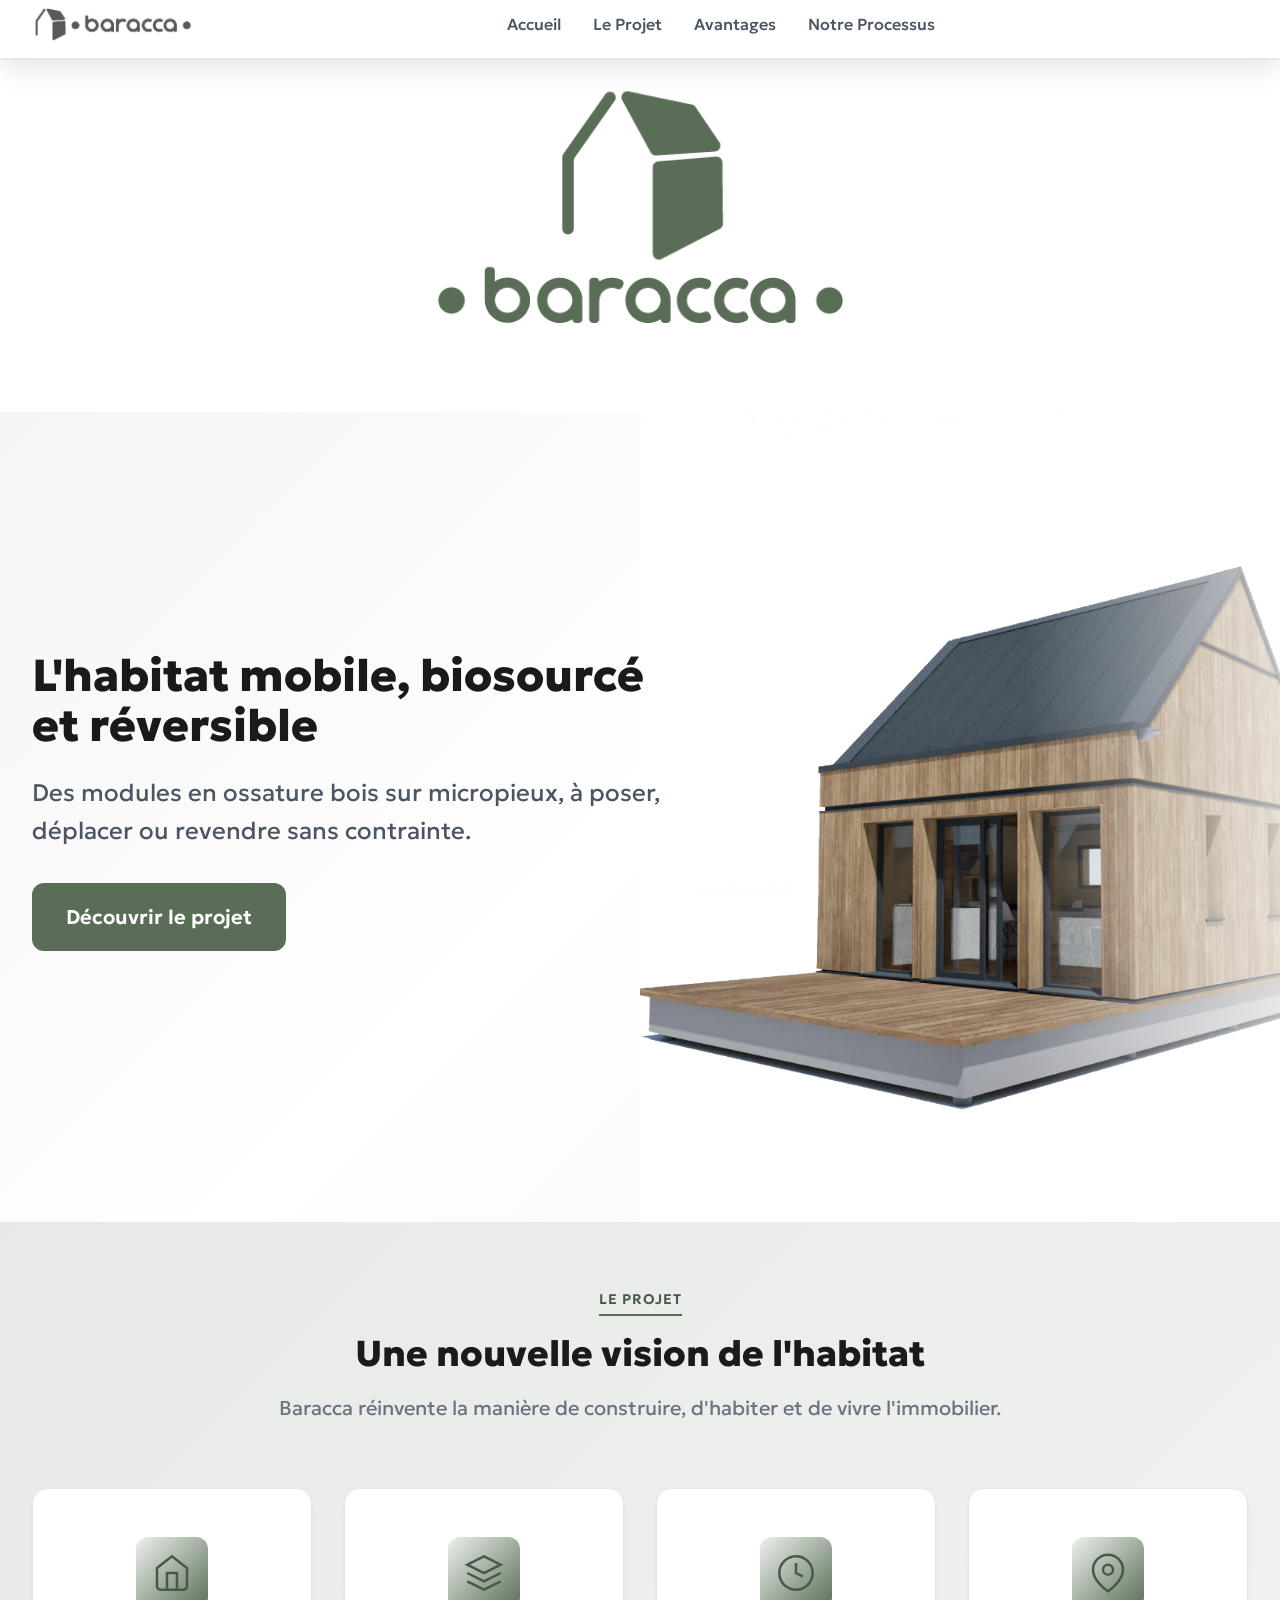
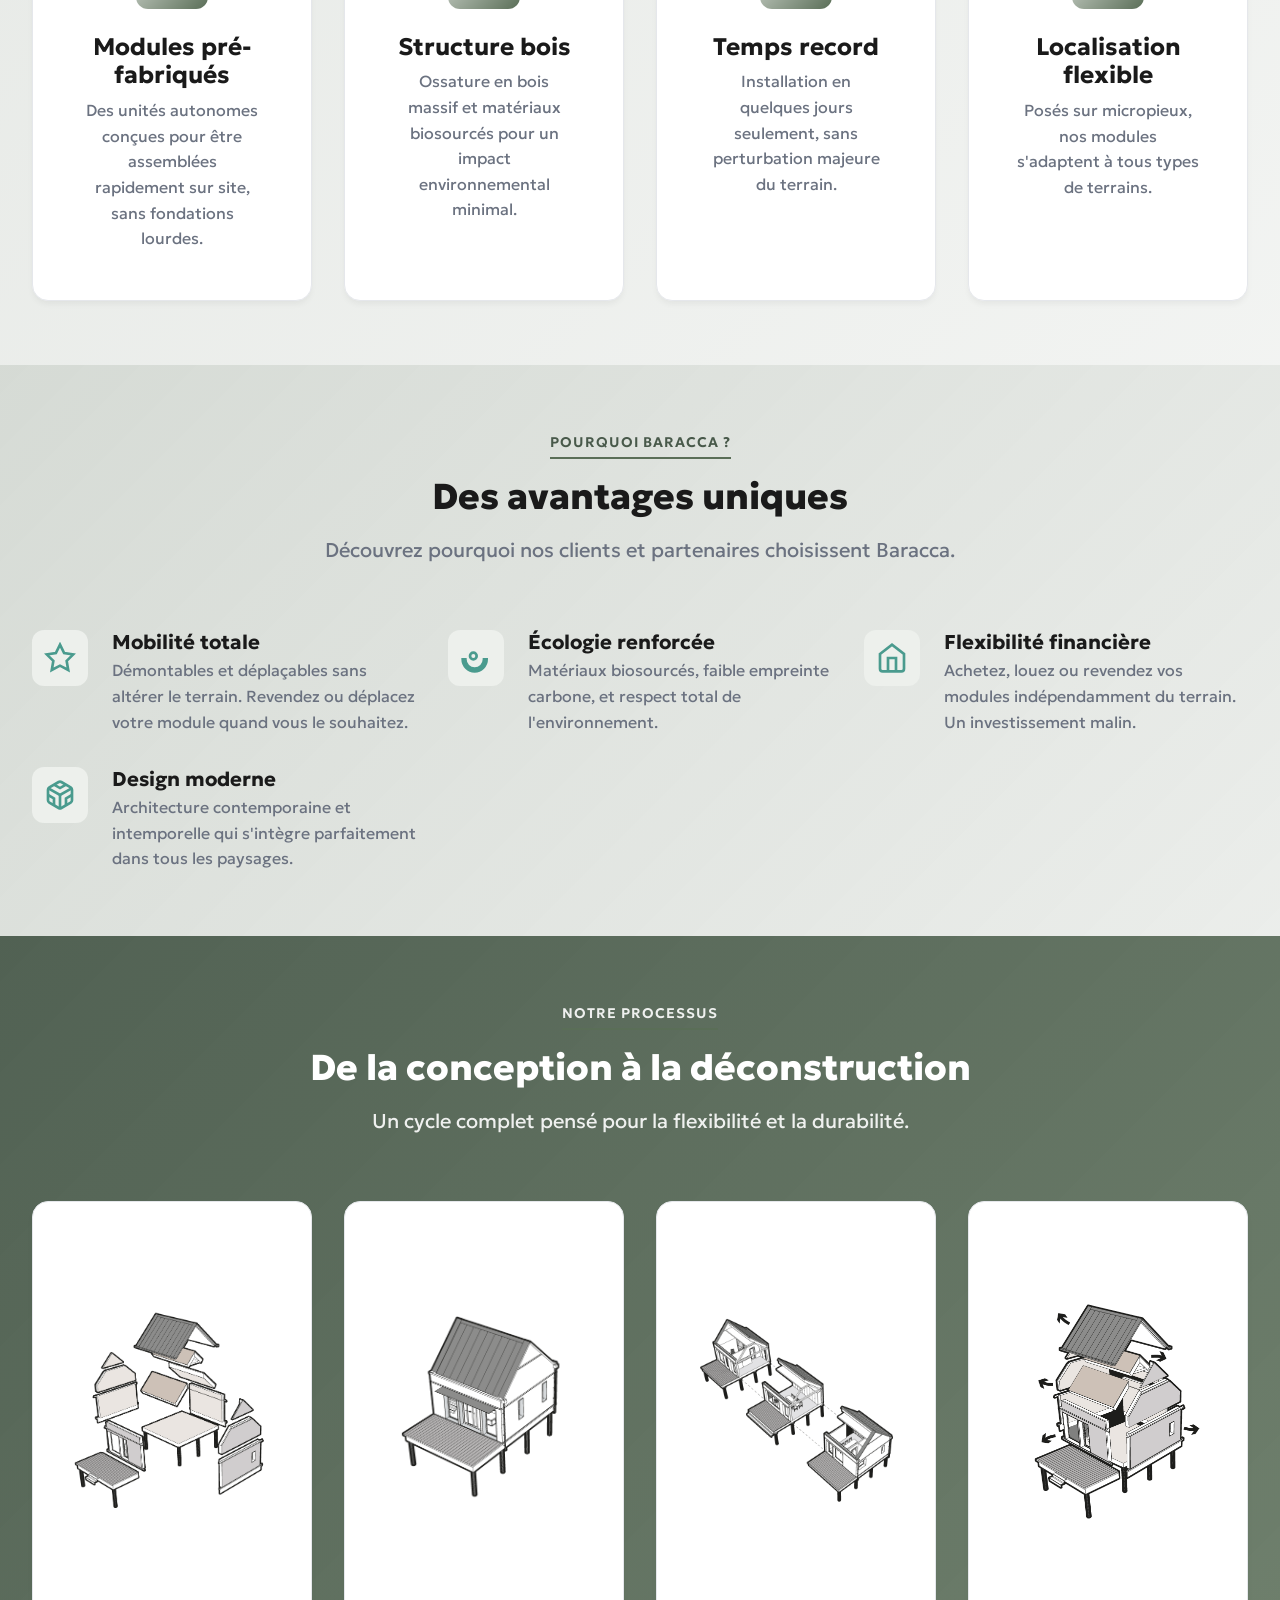
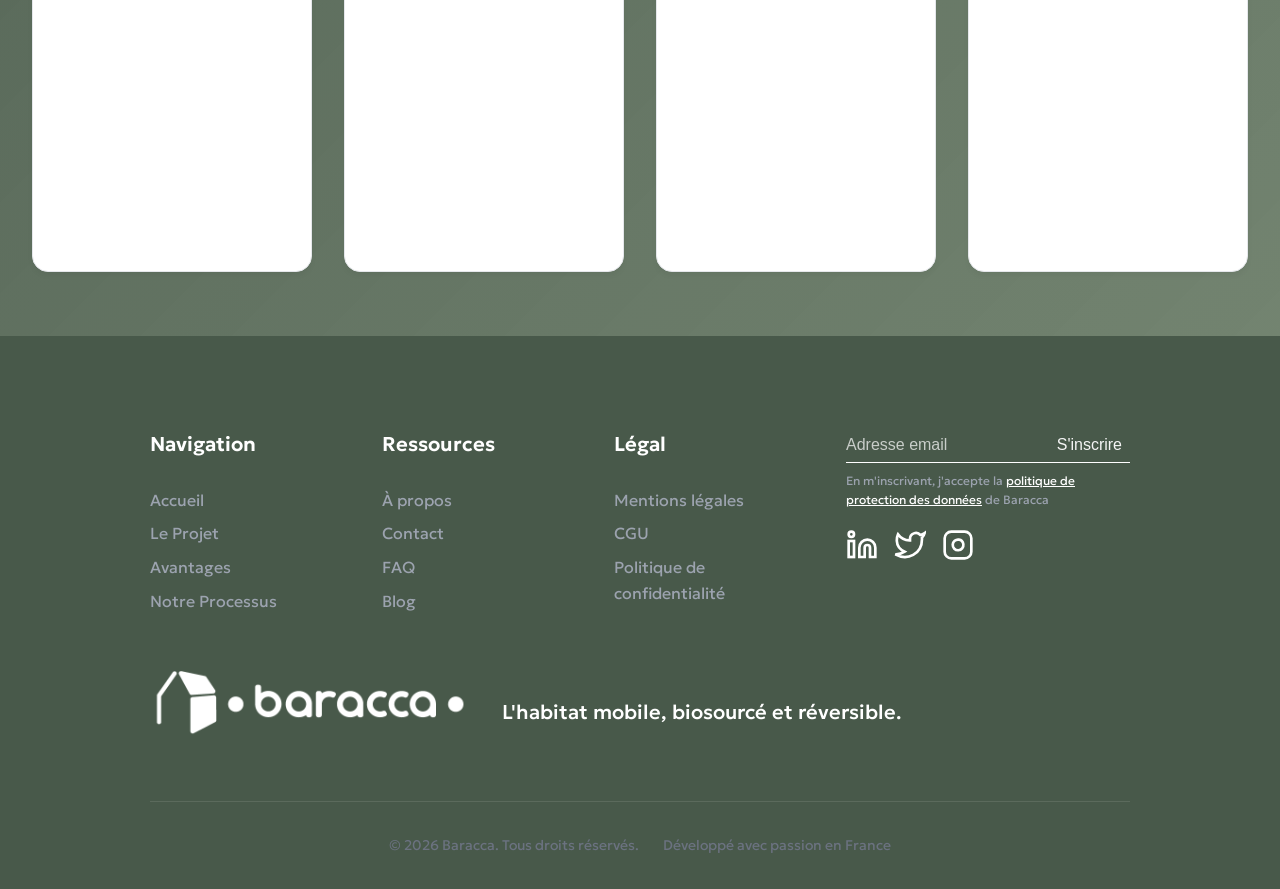
<file: index.html>
<!DOCTYPE html>
<html lang="fr">
<head>
  <meta charset="UTF-8">
  <meta name="viewport" content="width=device-width, initial-scale=1.0">
  <meta name="description" content="Baracca - L'habitat mobile, biosourcé et réversible. Modules en ossature bois sur micropieux, analysés via cadastre. Investissez dans l'immobilier innovant.">
  <meta name="keywords" content="Baracca, habitat mobile, ossature bois, micropieux, cadastre, immobilier, biosourcé, réversible, investissement">
  <title>Baracca | L'habitat du futur, aujourd'hui</title>
  
  <!-- Fonts -->
  <link rel="preconnect" href="https://fonts.googleapis.com">
  <link rel="preconnect" href="https://fonts.gstatic.com" crossorigin>
  <link href="https://fonts.googleapis.com/css2?family=Geologica:wght@400;500;600;700&family=Inter:wght@400;500;600;700;800&display=swap" rel="stylesheet">
  
  <!-- Favicon -->
  <link rel="icon" type="image/png" href="assets/images/favicon.png">
  
  <!-- Styles -->
  <link rel="stylesheet" href="assets/css/style.css">
  
  <!-- Open Graph / Social -->
  <meta property="og:title" content="Baracca - L'habitat mobile, biosourcé et réversible">
  <meta property="og:description" content="Découvrez les modules Baracca : habitat innovant, écologique et flexible">
  <meta property="og:type" content="website">
  <meta property="og:image" content="assets/images/logo-seul.png">
</head>
<body>
  <!-- Header -->
  <header class="header">
    <div class="container">
      <nav class="nav">
        <a href="index.html" class="logo">
          <img src="assets/images/logo-baracca-bandeau.png" alt="Baracca - L'habitat mobile et réversible" class="header-logo">
        </a>
        <ul class="nav-links">
          <li><a href="#accueil">Accueil</a></li>
          <li><a href="#projet">Le Projet</a></li>
          <li><a href="#avantages">Avantages</a></li>
          <li><a href="#processus">Notre Processus</a></li>
        </ul>
        <div class="nav-actions">
          <button class="mobile-menu-btn" id="mobile-menu-btn" aria-label="Menu">
            <svg xmlns="http://www.w3.org/2000/svg" width="24" height="24" viewBox="0 0 24 24" fill="none" stroke="currentColor" stroke-width="2">
              <line x1="3" y1="12" x2="21" y2="12"></line>
              <line x1="3" y1="6" x2="21" y2="6"></line>
              <line x1="3" y1="18" x2="21" y2="18"></line>
            </svg>
          </button>
        </div>
      </nav>
      
      <!-- Mobile Menu -->
      <div class="mobile-menu hidden" id="mobile-menu">
        <ul>
          <li><a href="#accueil">Accueil</a></li>
          <li><a href="#projet">Le Projet</a></li>
          <li><a href="#avantages">Avantages</a></li>
          <li><a href="#processus">Notre Processus</a></li>
        </ul>
      </div>
    </div>
  </header>

  <!-- Logo seul centré en gros -->
  <div class="main-logo-container">
    <img src="assets/images/logo-seul.png" alt="Baracca" class="main-logo">
  </div>
  
  <!-- Hero Section -->
  <section id="accueil" class="hero">
    <div class="container">
      <div class="hero-content fade-in">
        <h1>L'habitat mobile, biosourcé et réversible</h1>
        <p class="hero-subtitle">Des modules en ossature bois sur micropieux, à poser, déplacer ou revendre sans contrainte.</p>
        <div class="hero-actions">
          <a href="#projet" class="btn-cta">Découvrir le projet</a>
        </div>
      </div>
      <div class="hero-image fade-in" style="background-image: url('assets/images/imagedepart.png');"></div>
    </div>
  </section>

  <!-- Le Projet Section -->
  <section id="projet" class="section section-green-light">
    <div class="container">
      <div class="section-header fade-inSlow">
        <span class="section-tag">Le Projet</span>
        <h2 class="section-title">Une nouvelle vision de l'habitat</h2>
        <p class="section-subtitle">Baracca réinvente la manière de construire, d'habiter et de vivre l'immobilier.</p>
      </div>
      
      <div class="feature-grid fade-inSlow">
        <div class="feature-card">
          <div class="feature-icon">
            <svg xmlns="http://www.w3.org/2000/svg" width="48" height="48" viewBox="0 0 24 24" fill="none" stroke="currentColor" stroke-width="1.5">
              <path d="M3 9l9-7 9 7v11a2 2 0 0 1-2 2H5a2 2 0 0 1-2-2z"></path>
              <polyline points="9,22 9,12 15,12 15,22"></polyline>
            </svg>
          </div>
          <h3>Modules pré-fabriqués</h3>
          <p>Des unités autonomes conçues pour être assemblées rapidement sur site, sans fondations lourdes.</p>
        </div>
        
        <div class="feature-card">
          <div class="feature-icon">
            <svg xmlns="http://www.w3.org/2000/svg" width="48" height="48" viewBox="0 0 24 24" fill="none" stroke="currentColor" stroke-width="1.5">
              <path d="M12 2L2 7l10 5 10-5-10-5z"></path>
              <path d="M2 17l10 5 10-5"></path>
              <path d="M2 12l10 5 10-5"></path>
            </svg>
          </div>
          <h3>Structure bois</h3>
          <p>Ossature en bois massif et matériaux biosourcés pour un impact environnemental minimal.</p>
        </div>
        
        <div class="feature-card">
          <div class="feature-icon">
            <svg xmlns="http://www.w3.org/2000/svg" width="48" height="48" viewBox="0 0 24 24" fill="none" stroke="currentColor" stroke-width="1.5">
              <circle cx="12" cy="12" r="10"></circle>
              <path d="M12 6v6l4 2"></path>
            </svg>
          </div>
          <h3>Temps record</h3>
          <p>Installation en quelques jours seulement, sans perturbation majeure du terrain.</p>
        </div>
        
        <div class="feature-card">
          <div class="feature-icon">
            <svg xmlns="http://www.w3.org/2000/svg" width="48" height="48" viewBox="0 0 24 24" fill="none" stroke="currentColor" stroke-width="1.5">
              <path d="M21 10c0 7-9 13-9 13s-9-6-9-13a9 9 0 0 1 18 0z"></path>
              <circle cx="12" cy="10" r="3"></circle>
            </svg>
          </div>
          <h3>Localisation flexible</h3>
          <p>Posés sur micropieux, nos modules s'adaptent à tous types de terrains.</p>
        </div>
      </div>
    </div>
  </section>

  <!-- Avantages Section -->
  <section id="avantages" class="section section-green-medium">
    <div class="container">
      <div class="section-header fade-inSlow">
        <span class="section-tag">Pourquoi Baracca ?</span>
        <h2 class="section-title">Des avantages uniques</h2>
        <p class="section-subtitle">Découvrez pourquoi nos clients et partenaires choisissent Baracca.</p>
      </div>
      
      <div class="benefits-grid fade-in">
        <div class="benefit-item">
          <div class="benefit-icon">
            <svg xmlns="http://www.w3.org/2000/svg" width="32" height="32" viewBox="0 0 24 24" fill="none" stroke="#4A9B8E" stroke-width="2">
              <path d="M12 2l3.09 6.26L22 9.27l-5 4.87 1.18 6.88L12 17.77l-6.18 3.25L7 14.14 2 9.27l6.91-1.01L12 2z"></path>
            </svg>
          </div>
          <div class="benefit-content">
            <h3>Mobilité totale</h3>
            <p>Démontables et déplaçables sans altérer le terrain. Revendez ou déplacez votre module quand vous le souhaitez.</p>
          </div>
        </div>
        
        <div class="benefit-item">
          <div class="benefit-icon">
            <svg xmlns="http://www.w3.org/2000/svg" width="32" height="32" viewBox="0 0 24 24" fill="none" stroke="#4A9B8E" stroke-width="2">
              <path d="M11 20A7 7 0 0 1 4 13H2a9 9 0 0 0 18 0h-2a7 7 0 0 1-7 7z"></path>
              <path d="M12.5 10.5c0-1.38-1.12-2.5-2.5-2.5s-2.5 1.12-2.5 2.5 1.12 2.5 2.5 2.5 2.5-1.12 2.5-2.5z"></path>
            </svg>
          </div>
          <div class="benefit-content">
            <h3>Écologie renforcée</h3>
            <p>Matériaux biosourcés, faible empreinte carbone, et respect total de l'environnement.</p>
          </div>
        </div>
        
        <div class="benefit-item">
          <div class="benefit-icon">
            <svg xmlns="http://www.w3.org/2000/svg" width="32" height="32" viewBox="0 0 24 24" fill="none" stroke="#4A9B8E" stroke-width="2">
              <path d="M3 9l9-7 9 7v11a2 2 0 0 1-2 2H5a2 2 0 0 1-2-2z"></path>
              <polyline points="9,22 9,12 15,12 15,22"></polyline>
            </svg>
          </div>
          <div class="benefit-content">
            <h3>Flexibilité financière</h3>
            <p>Achetez, louez ou revendez vos modules indépendamment du terrain. Un investissement malin.</p>
          </div>
        </div>
        
        <div class="benefit-item">
          <div class="benefit-icon">
            <svg xmlns="http://www.w3.org/2000/svg" width="32" height="32" viewBox="0 0 24 24" fill="none" stroke="#4A9B8E" stroke-width="2">
              <path d="M21 16V8a2 2 0 0 0-1-1.73l-7-4a2 2 0 0 0-2 0l-7 4A2 2 0 0 0 3 8v8a2 2 0 0 0 1 1.73l7 4a2 2 0 0 0 2 0l7-4A2 2 0 0 0 21 16z"></path>
              <polyline points="7.5,4.21 12,6.81 16.5,4.21"></polyline>
              <polyline points="7.5,19.79 7.5,14.6 3,12"></polyline>
              <polyline points="21,12 16.5,14.6 16.5,19.79"></polyline>
              <polyline points="3.27,6.96 12,12.01 20.73,6.96"></polyline>
              <line x1="12" y1="22.08" x2="12" y2="12"></line>
            </svg>
          </div>
          <div class="benefit-content">
            <h3>Design moderne</h3>
            <p>Architecture contemporaine et intemporelle qui s'intègre parfaitement dans tous les paysages.</p>
          </div>
        </div>
      </div>
    </div>
  </section>

  <!-- Processus Section -->
  <section id="processus" class="section section-green-dark">
    <div class="container">
      <div class="section-header fade-inSlow">
        <span class="section-tag">Notre Processus</span>
        <h2 class="section-title">De la conception à la déconstruction</h2>
        <p class="section-subtitle">Un cycle complet pensé pour la flexibilité et la durabilité.</p>
      </div>
      
      <div class="process-grid fade-inSlow">
        <div class="process-card">
          <img src="assets/images/systemeconstructif.png" alt="Système constructif" class="process-image">
          <h3>1. Système constructif modulaire</h3>
          <p>Des unités pré-fabriquées en ossature bois, conçues pour être assemblées rapidement et efficacement.</p>
        </div>
        
        <div class="process-card">
          <img src="assets/images/implantation.png" alt="Implantation sur micropieux" class="process-image">
          <h3>2. Implantation sur micropieux</h3>
          <p>Installation sur des fondations légères sans perturbation majeure du terrain.</p>
        </div>
        
        <div class="process-card">
          <img src="assets/images/extensible.png" alt="Modules extensibles" class="process-image">
          <h3>3. Connecter plusieurs modules</h3>
          <p>Possibilité d'agrandir votre espace en connectant plusieurs unités entre elles.</p>
        </div>
        
        <div class="process-card">
          <img src="assets/images/demontable.png" alt="Démontable" class="process-image">
          <h3>4. Démontable et réversible</h3>
          <p>Conçu pour être démonté sans trace, permettant le déplacement ou la revente.</p>
        </div>
      </div>
    </div>
  </section>

  <!-- Footer -->
  <footer class="footer">
    <div class="container">
      <div class="footer-content">
        <div class="footer-main">
          <div class="footer-menus">
            <div class="footer-section">
              <h4>Navigation</h4>
              <ul>
                <li><a href="#accueil">Accueil</a></li>
                <li><a href="#projet">Le Projet</a></li>
                <li><a href="#avantages">Avantages</a></li>
                <li><a href="#processus">Notre Processus</a></li>
              </ul>
            </div>
            
            <div class="footer-section">
              <h4>Ressources</h4>
              <ul>
                <li><a href="#">À propos</a></li>
                <li><a href="#">Contact</a></li>
                <li><a href="#">FAQ</a></li>
                <li><a href="#">Blog</a></li>
              </ul>
            </div>
            
            <div class="footer-section">
              <h4>Légal</h4>
              <ul>
                <li><a href="#">Mentions légales</a></li>
                <li><a href="#">CGU</a></li>
                <li><a href="#politique-donnees">Politique de confidentialité</a></li>
              </ul>
            </div>
            
            <div class="footer-section footer-newsletter">
              <form id="footer-newsletter-form" class="footer-newsletter-form" action="mailto:invest@baracca.fr" method="post" enctype="text/plain">
                <div class="newsletter-input-wrapper">
                  <input type="email" id="footer-email" name="email" required placeholder="Adresse email">
                  <button type="submit" class="newsletter-submit">S'inscrire</button>
                </div>
                <p class="newsletter-disclaimer">En m'inscrivant, j'accepte la <a href="#politique-donnees">politique de protection des données</a> de Baracca</p>
                <div class="social-links">
                  <a href="#" aria-label="LinkedIn">
                    <svg xmlns="http://www.w3.org/2000/svg" viewBox="0 0 24 24" fill="none" stroke="currentColor" stroke-width="2">
                      <path d="M16 8a6 6 0 0 1 6 6v7h-4v-7a2 2 0 0 0-2-2 2 2 0 0 0-2 2v7h-4v-7a6 6 0 0 1 6-6z"></path>
                      <rect x="2" y="9" width="4" height="12"></rect>
                      <circle cx="4" cy="4" r="2"></circle>
                    </svg>
                  </a>
                  <a href="#" aria-label="Twitter">
                    <svg xmlns="http://www.w3.org/2000/svg" viewBox="0 0 24 24" fill="none" stroke="currentColor" stroke-width="2">
                      <path d="M23 3a10.9 10.9 0 0 1-3.14 1.53 4.48 4.48 0 0 0-7.86 3v1A10.66 10.66 0 0 1 3 4s-4 9 5 13a11.64 11.64 0 0 1-7 2c9 5 20 0 20-11.5a4.5 4.5 0 0 0-.08-.83A7.72 7.72 0 0 0 23 3z"></path>
                    </svg>
                  </a>
                  <a href="#" aria-label="Instagram">
                    <svg xmlns="http://www.w3.org/2000/svg" viewBox="0 0 24 24" fill="none" stroke="currentColor" stroke-width="2">
                      <rect x="2" y="2" width="20" height="20" rx="5" ry="5"></rect>
                      <path d="M16 11.37A4 4 0 1 1 12.63 8 4 4 0 0 1 16 11.37z"></path>
                      <line x1="17.5" y1="6.5" x2="17.51" y2="6.5"></line>
                    </svg>
                  </a>
                </div>
              </form>
            </div>
        </div>
        
        <div class="footer-brand">
          <a href="index.html" class="footer-logo">
            <img src="assets/images/logo-baracca-bandeau.png" alt="Baracca" class="footer-logo-img">
          </a>
          <p class="footer-tagline">L'habitat mobile, biosourcé et réversible.</p>
        </div>
      </div>
      
      <div class="footer-bottom">
        <p>© <span id="current-year"></span> Baracca. Tous droits réservés.</p>
        <p>Développé avec passion en France</p>
      </div>
    </div>
  </footer>

  <!-- Scripts -->
  <script src="assets/js/script.js"></script>
</body>
</html>
</file>
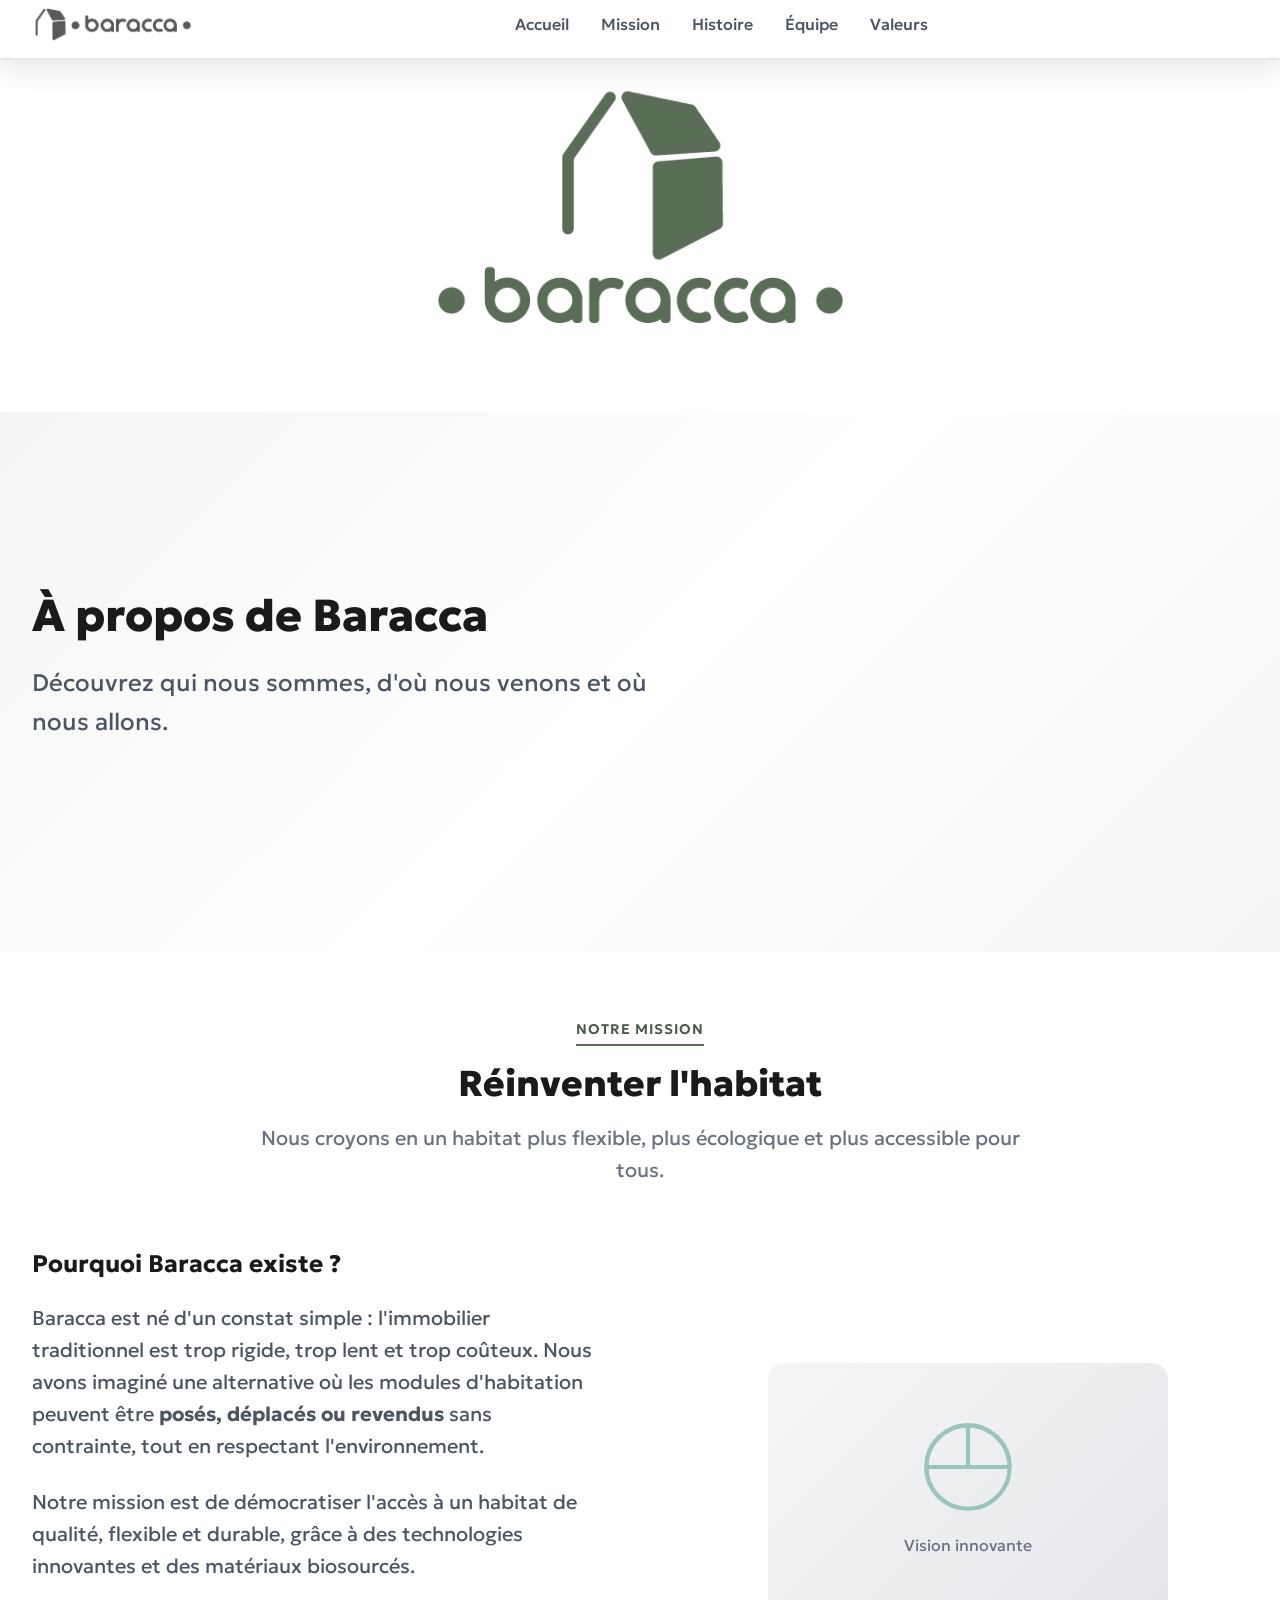
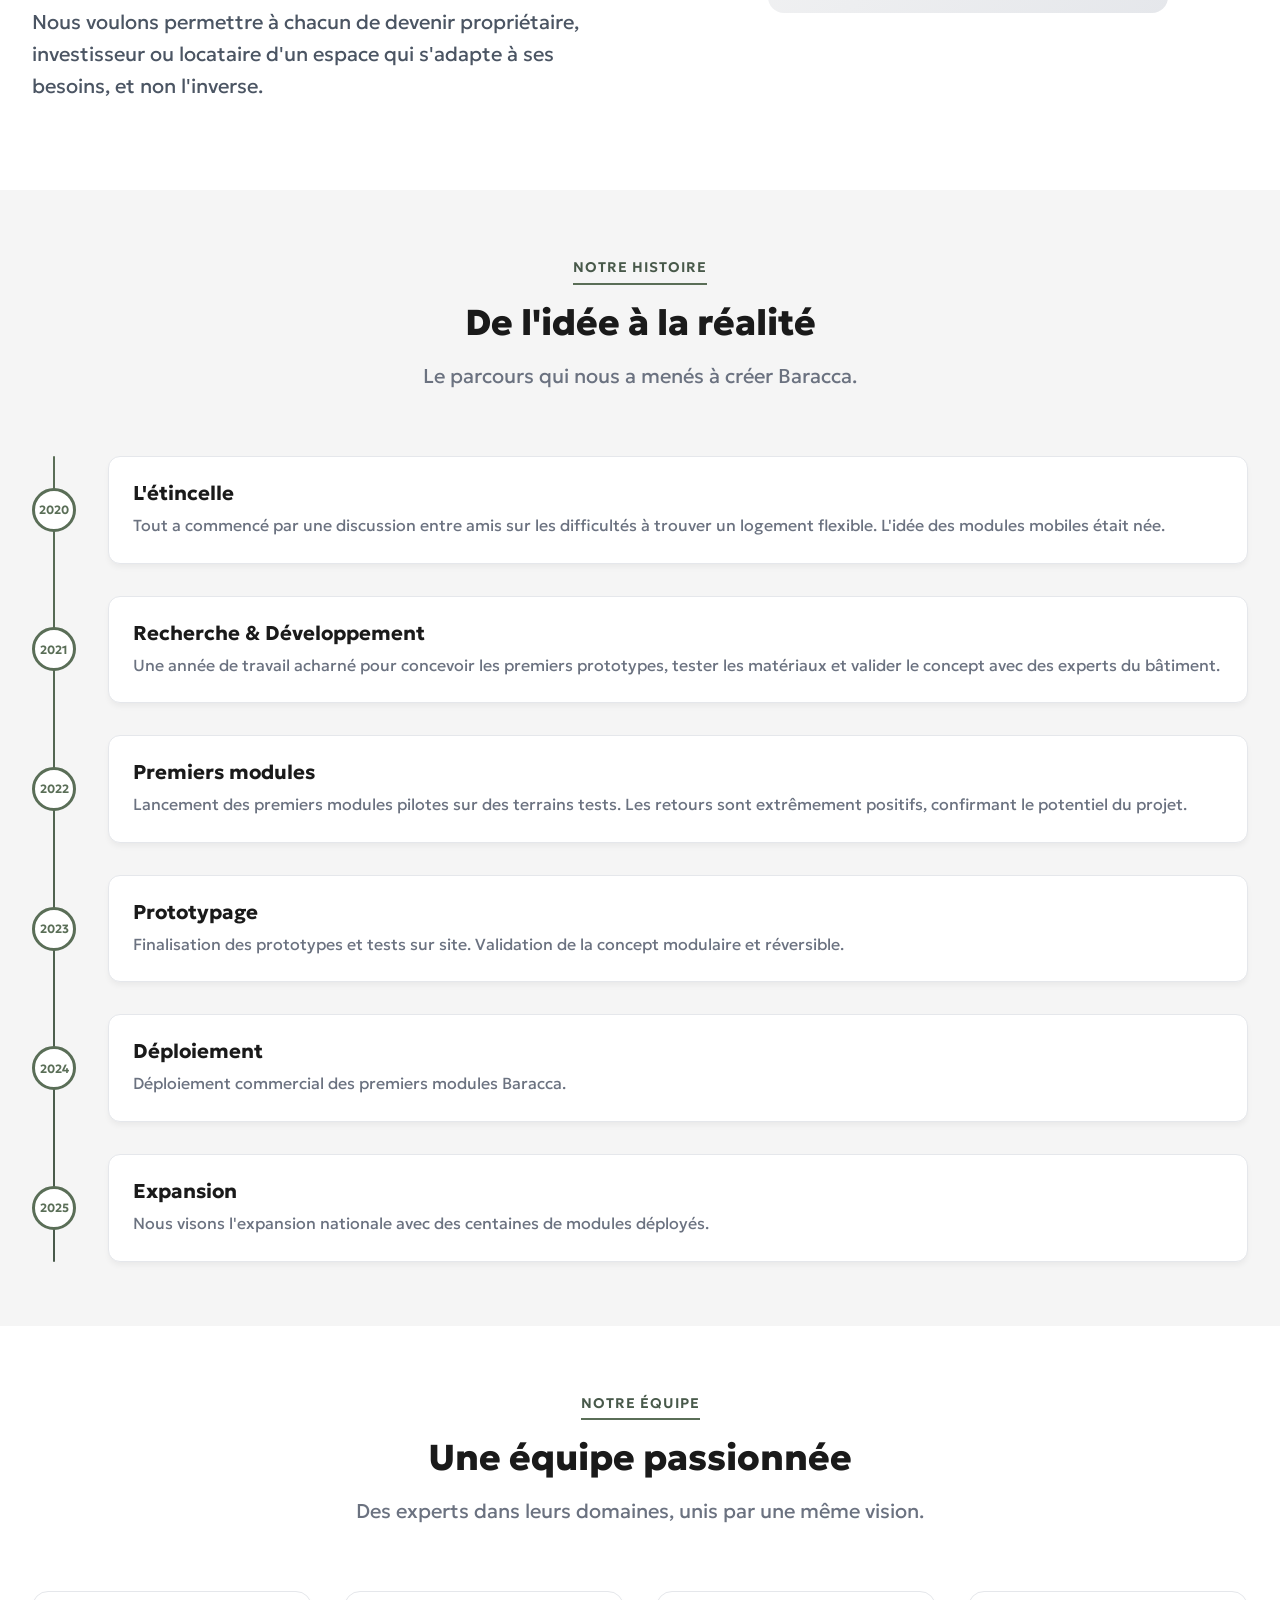
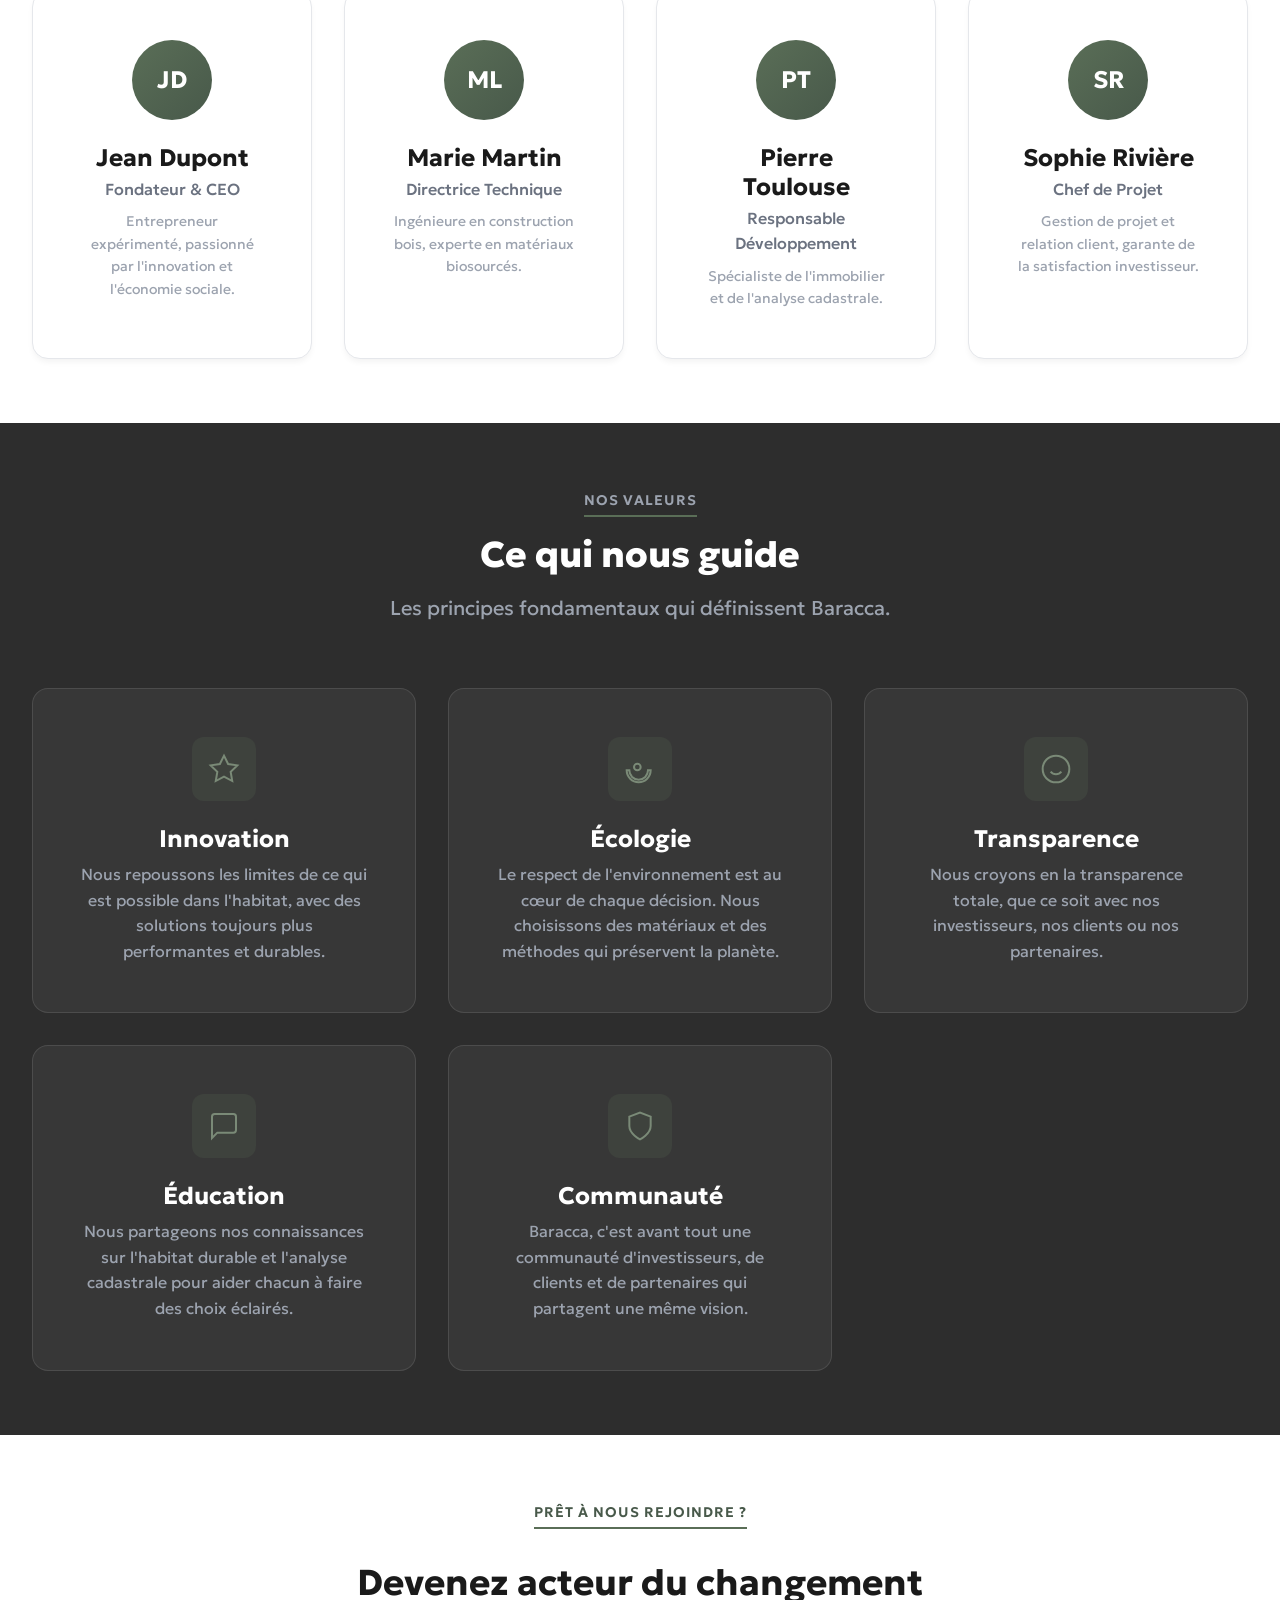
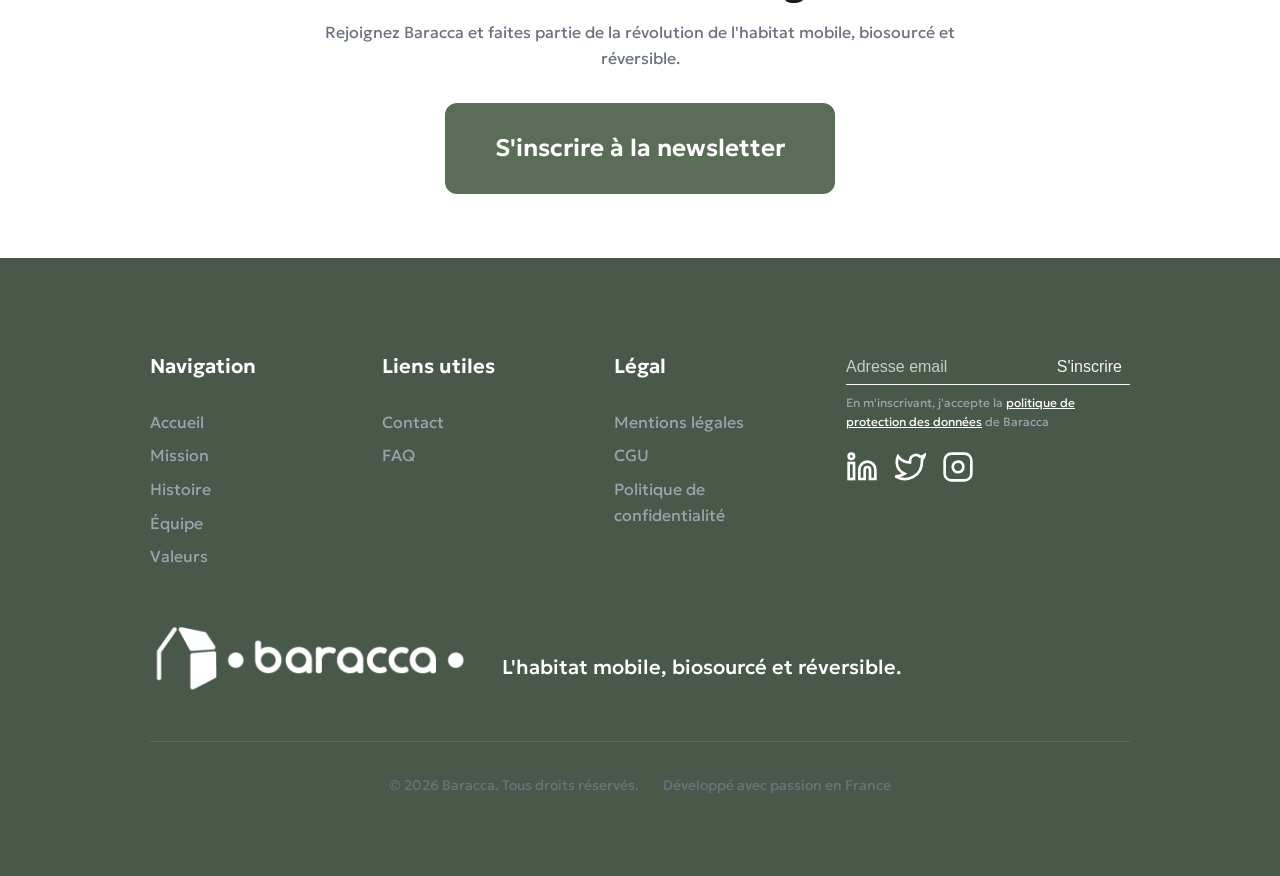
<file: a-propos.html>
<!DOCTYPE html>
<html lang="fr">
<head>
  <meta charset="UTF-8">
  <meta name="viewport" content="width=device-width, initial-scale=1.0">
  <meta name="description" content="À propos de Baracca - Découvrez notre histoire, notre mission et notre équipe passionnée par l'habitat durable et réversible.">
  <title>À propos | Baracca</title>
  
  <!-- Fonts -->
  <link rel="preconnect" href="https://fonts.googleapis.com">
  <link rel="preconnect" href="https://fonts.gstatic.com" crossorigin>
  <link href="https://fonts.googleapis.com/css2?family=Geologica:wght@400;500;600;700&family=Inter:wght@400;500;600;700;800&display=swap" rel="stylesheet">
  
  <!-- Favicon -->
  <link rel="icon" type="image/png" href="assets/images/favicon.png">
  
  <!-- Styles -->
  <link rel="stylesheet" href="assets/css/style.css">
</head>
<body>
  <!-- Header -->
  <header class="header">
    <div class="container">
      <nav class="nav">
        <a href="index.html" class="logo">
          <img src="assets/images/logo-baracca-bandeau.png" alt="Baracca" class="header-logo">
        </a>
        <ul class="nav-links">
          <li><a href="index.html">Accueil</a></li>
          <li><a href="#mission">Mission</a></li>
          <li><a href="#histoire">Histoire</a></li>
          <li><a href="#equipe">Équipe</a></li>
          <li><a href="#valeurs">Valeurs</a></li>
        </ul>
        <div class="nav-actions">
          <button class="mobile-menu-btn" id="mobile-menu-btn" aria-label="Menu">
            <svg xmlns="http://www.w3.org/2000/svg" width="24" height="24" viewBox="0 0 24 24" fill="none" stroke="currentColor" stroke-width="2">
              <line x1="3" y1="12" x2="21" y2="12"></line>
              <line x1="3" y1="6" x2="21" y2="6"></line>
              <line x1="3" y1="18" x2="21" y2="18"></line>
            </svg>
          </button>
        </div>
      </nav>
      
      <!-- Mobile Menu -->
      <div class="mobile-menu hidden" id="mobile-menu">
        <ul>
          <li><a href="index.html">Accueil</a></li>
          <li><a href="#mission">Mission</a></li>
          <li><a href="#histoire">Histoire</a></li>
          <li><a href="#equipe">Équipe</a></li>
          <li><a href="#valeurs">Valeurs</a></li>
        </ul>
      </div>
    </div>
  </header>

  <!-- Logo seul centré en gros -->
  <div class="main-logo-container">
    <img src="assets/images/logo-seul.png" alt="Baracca" class="main-logo">
  </div>
  
  <!-- Hero Section -->
  <section class="hero" style="min-height: 60vh;">
    <div class="container">
      <div class="hero-content fade-in">
        <h1>À propos de Baracca</h1>
        <p class="hero-subtitle">Découvrez qui nous sommes, d'où nous venons et où nous allons.</p>
      </div>
    </div>
  </section>

  <!-- Mission Section -->
  <section id="mission" class="section">
    <div class="container">
      <div class="section-header fade-in">
        <span class="section-tag">Notre Mission</span>
        <h2 class="section-title">Réinventer l'habitat</h2>
        <p class="section-subtitle">Nous croyons en un habitat plus flexible, plus écologique et plus accessible pour tous.</p>
      </div>
      
      <div class="split-content fade-in">
        <div class="split-text">
          <h3>Pourquoi Baracca existe ?</h3>
          <p>Baracca est né d'un constat simple : l'immobilier traditionnel est trop rigide, trop lent et trop coûteux. Nous avons imaginé une alternative où les modules d'habitation peuvent être <strong>posés, déplacés ou revendus</strong> sans contrainte, tout en respectant l'environnement.</p>
          <p>Notre mission est de démocratiser l'accès à un habitat de qualité, flexible et durable, grâce à des technologies innovantes et des matériaux biosourcés.</p>
          <p>Nous voulons permettre à chacun de devenir propriétaire, investisseur ou locataire d'un espace qui s'adapte à ses besoins, et non l'inverse.</p>
        </div>
        <div class="split-visual">
          <div class="visual-placeholder">
            <svg xmlns="http://www.w3.org/2000/svg" width="100" height="100" viewBox="0 0 24 24" fill="none" stroke="#4A9B8E" stroke-width="1">
              <circle cx="12" cy="12" r="10"></circle>
              <path d="M12 2v10"></path>
              <path d="M2 12h20"></path>
              <path d="M22 12c0-5.52-4.48-10-10-10S2 6.48 2 12c0 4.84 3.44 8.87 8 9.8V22"></path>
            </svg>
            <p>Vision innovante</p>
          </div>
        </div>
      </div>
    </div>
  </section>

  <!-- Histoire Section -->
  <section id="histoire" class="section section-light">
    <div class="container">
      <div class="section-header fade-in">
        <span class="section-tag">Notre Histoire</span>
        <h2 class="section-title">De l'idée à la réalité</h2>
        <p class="section-subtitle">Le parcours qui nous a menés à créer Baracca.</p>
      </div>
      
      <div class="timeline fade-in">
        <div class="timeline-item">
          <div class="timeline-marker">2020</div>
          <div class="timeline-content">
            <h3>L'étincelle</h3>
            <p>Tout a commencé par une discussion entre amis sur les difficultés à trouver un logement flexible. L'idée des modules mobiles était née.</p>
          </div>
        </div>
        
        <div class="timeline-item">
          <div class="timeline-marker">2021</div>
          <div class="timeline-content">
            <h3>Recherche & Développement</h3>
            <p>Une année de travail acharné pour concevoir les premiers prototypes, tester les matériaux et valider le concept avec des experts du bâtiment.</p>
          </div>
        </div>
        
        <div class="timeline-item">
          <div class="timeline-marker">2022</div>
          <div class="timeline-content">
            <h3>Premiers modules</h3>
            <p>Lancement des premiers modules pilotes sur des terrains tests. Les retours sont extrêmement positifs, confirmant le potentiel du projet.</p>
          </div>
        </div>
        
        <div class="timeline-item">
          <div class="timeline-marker">2023</div>
          <div class="timeline-content">
            <h3>Prototypage</h3>
            <p>Finalisation des prototypes et tests sur site. Validation de la concept modulaire et réversible.</p>
          </div>
        </div>
        
        <div class="timeline-item">
          <div class="timeline-marker">2024</div>
          <div class="timeline-content">
            <h3>Déploiement</h3>
            <p>Déploiement commercial des premiers modules Baracca.</p>
          </div>
        </div>
        
        <div class="timeline-item">
          <div class="timeline-marker">2025</div>
          <div class="timeline-content">
            <h3>Expansion</h3>
            <p>Nous visons l'expansion nationale avec des centaines de modules déployés.</p>
          </div>
        </div>
      </div>
    </div>
  </section>

  <!-- Équipe Section -->
  <section id="equipe" class="section">
    <div class="container">
      <div class="section-header fade-in">
        <span class="section-tag">Notre Équipe</span>
        <h2 class="section-title">Une équipe passionnée</h2>
        <p class="section-subtitle">Des experts dans leurs domaines, unis par une même vision.</p>
      </div>
      
      <div class="team-grid fade-in">
        <div class="team-card">
          <div class="team-avatar">JD</div>
          <h3>Jean Dupont</h3>
          <p>Fondateur & CEO</p>
          <p class="team-bio">Entrepreneur expérimenté, passionné par l'innovation et l'économie sociale.</p>
        </div>
        
        <div class="team-card">
          <div class="team-avatar">ML</div>
          <h3>Marie Martin</h3>
          <p>Directrice Technique</p>
          <p class="team-bio">Ingénieure en construction bois, experte en matériaux biosourcés.</p>
        </div>
        
        <div class="team-card">
          <div class="team-avatar">PT</div>
          <h3>Pierre Toulouse</h3>
          <p>Responsable Développement</p>
          <p class="team-bio">Spécialiste de l'immobilier et de l'analyse cadastrale.</p>
        </div>
        
        <div class="team-card">
          <div class="team-avatar">SR</div>
          <h3>Sophie Rivière</h3>
          <p>Chef de Projet</p>
          <p class="team-bio">Gestion de projet et relation client, garante de la satisfaction investisseur.</p>
        </div>
      </div>
    </div>
  </section>

  <!-- Valeurs Section -->
  <section id="valeurs" class="section section-dark">
    <div class="container">
      <div class="section-header fade-in" style="text-align: center;">
        <span class="section-tag">Nos Valeurs</span>
        <h2 class="section-title">Ce qui nous guide</h2>
        <p class="section-subtitle">Les principes fondamentaux qui définissent Baracca.</p>
      </div>
      
      <div class="values-grid fade-in">
        <div class="value-card">
          <div class="value-icon">
            <svg xmlns="http://www.w3.org/2000/svg" width="32" height="32" viewBox="0 0 24 24" fill="none" stroke="currentColor" stroke-width="1.5">
              <path d="M12 2l3.09 6.26L22 9.27l-5 4.87 1.18 6.88L12 17.77l-6.18 3.25L7 14.14 2 9.27l6.91-1.01L12 2z"></path>
            </svg>
          </div>
          <h3>Innovation</h3>
          <p>Nous repoussons les limites de ce qui est possible dans l'habitat, avec des solutions toujours plus performantes et durables.</p>
        </div>
        
        <div class="value-card">
          <div class="value-icon">
            <svg xmlns="http://www.w3.org/2000/svg" width="32" height="32" viewBox="0 0 24 24" fill="none" stroke="currentColor" stroke-width="1.5">
              <path d="M11 20A7 7 0 0 1 4 13H2a9 9 0 0 0 18 0h-2a7 7 0 0 1-7 7z"></path>
              <path d="M12.5 10.5c0-1.38-1.12-2.5-2.5-2.5s-2.5 1.12-2.5 2.5 1.12 2.5 2.5 2.5 2.5-1.12 2.5-2.5z"></path>
            </svg>
          </div>
          <h3>Écologie</h3>
          <p>Le respect de l'environnement est au cœur de chaque décision. Nous choisissons des matériaux et des méthodes qui préservent la planète.</p>
        </div>
        
        <div class="value-card">
          <div class="value-icon">
            <svg xmlns="http://www.w3.org/2000/svg" width="32" height="32" viewBox="0 0 24 24" fill="none" stroke="currentColor" stroke-width="1.5">
              <circle cx="12" cy="12" r="10"></circle>
              <path d="M8 14s1.5 2 4 2 4-2 4-2"></path>
              <line x1="9" y1="9" x2="9.01" y2="9"></line>
              <line x1="15" y1="9" x2="15.01" y2="9"></line>
            </svg>
          </div>
          <h3>Transparence</h3>
          <p>Nous croyons en la transparence totale, que ce soit avec nos investisseurs, nos clients ou nos partenaires.</p>
        </div>
        
        <div class="value-card">
          <div class="value-icon">
            <svg xmlns="http://www.w3.org/2000/svg" width="32" height="32" viewBox="0 0 24 24" fill="none" stroke="currentColor" stroke-width="1.5">
              <path d="M21 15a2 2 0 0 1-2 2H7l-4 4V5a2 2 0 0 1 2-2h14a2 2 0 0 1 2 2z"></path>
            </svg>
          </div>
          <h3>Éducation</h3>
          <p>Nous partageons nos connaissances sur l'habitat durable et l'analyse cadastrale pour aider chacun à faire des choix éclairés.</p>
        </div>
        
        <div class="value-card">
          <div class="value-icon">
            <svg xmlns="http://www.w3.org/2000/svg" width="32" height="32" viewBox="0 0 24 24" fill="none" stroke="currentColor" stroke-width="1.5">
              <path d="M12 22s8-4 8-10V5l-8-3-8 3v7c0 6 8 10 8 10z"></path>
            </svg>
          </div>
          <h3>Communauté</h3>
          <p>Baracca, c'est avant tout une communauté d'investisseurs, de clients et de partenaires qui partagent une même vision.</p>
        </div>
      </div>
    </div>
  </section>

  <!-- CTA Section -->
  <section class="section">
    <div class="container">
      <div class="fade-in" style="text-align: center; max-width: 700px; margin: 0 auto;">
        <span class="section-tag">Prêt à nous rejoindre ?</span>
        <h2 style="margin-top: var(--spacing-md);">Devenez acteur du changement</h2>
        <p style="margin-bottom: var(--spacing-xl);">Rejoignez Baracca et faites partie de la révolution de l'habitat mobile, biosourcé et réversible.</p>
        <a href="#newsletter" class="btn-cta btn-large">S'inscrire à la newsletter</a>
      </div>
    </div>
  </section>

  <!-- Footer -->
  <footer class="footer">
    <div class="container">
      <div class="footer-content">
        <div class="footer-main">
          <div class="footer-menus">
            <div class="footer-section">
              <h4>Navigation</h4>
              <ul>
                <li><a href="index.html">Accueil</a></li>
                <li><a href="#mission">Mission</a></li>
                <li><a href="#histoire">Histoire</a></li>
                <li><a href="#equipe">Équipe</a></li>
                <li><a href="#valeurs">Valeurs</a></li>
              </ul>
            </div>
            
            <div class="footer-section">
              <h4>Liens utiles</h4>
              <ul>
                <li><a href="#">Contact</a></li>
                <li><a href="#">FAQ</a></li>
              </ul>
            </div>
            
            <div class="footer-section">
              <h4>Légal</h4>
              <ul>
                <li><a href="#">Mentions légales</a></li>
                <li><a href="#">CGU</a></li>
                <li><a href="#politique-donnees">Politique de confidentialité</a></li>
              </ul>
            </div>
            
            <div class="footer-section footer-newsletter">
              <form id="footer-newsletter-form" class="footer-newsletter-form" action="mailto:invest@baracca.fr" method="post" enctype="text/plain">
                <div class="newsletter-input-wrapper">
                  <input type="email" id="footer-email" name="email" required placeholder="Adresse email">
                  <button type="submit" class="newsletter-submit">S'inscrire</button>
                </div>
                <p class="newsletter-disclaimer">En m'inscrivant, j'accepte la <a href="#politique-donnees">politique de protection des données</a> de Baracca</p>
                <div class="social-links">
                  <a href="#" aria-label="LinkedIn">
                    <svg xmlns="http://www.w3.org/2000/svg" viewBox="0 0 24 24" fill="none" stroke="currentColor" stroke-width="2">
                      <path d="M16 8a6 6 0 0 1 6 6v7h-4v-7a2 2 0 0 0-2-2 2 2 0 0 0-2 2v7h-4v-7a6 6 0 0 1 6-6z"></path>
                      <rect x="2" y="9" width="4" height="12"></rect>
                      <circle cx="4" cy="4" r="2"></circle>
                    </svg>
                  </a>
                  <a href="#" aria-label="Twitter">
                    <svg xmlns="http://www.w3.org/2000/svg" viewBox="0 0 24 24" fill="none" stroke="currentColor" stroke-width="2">
                      <path d="M23 3a10.9 10.9 0 0 1-3.14 1.53 4.48 4.48 0 0 0-7.86 3v1A10.66 10.66 0 0 1 3 4s-4 9 5 13a11.64 11.64 0 0 1-7 2c9 5 20 0 20-11.5a4.5 4.5 0 0 0-.08-.83A7.72 7.72 0 0 0 23 3z"></path>
                    </svg>
                  </a>
                  <a href="#" aria-label="Instagram">
                    <svg xmlns="http://www.w3.org/2000/svg" viewBox="0 0 24 24" fill="none" stroke="currentColor" stroke-width="2">
                      <rect x="2" y="2" width="20" height="20" rx="5" ry="5"></rect>
                      <path d="M16 11.37A4 4 0 1 1 12.63 8 4 4 0 0 1 16 11.37z"></path>
                      <line x1="17.5" y1="6.5" x2="17.51" y2="6.5"></line>
                    </svg>
                  </a>
                </div>
              </form>
            </div>
        </div>
        
        <div class="footer-brand">
          <a href="index.html" class="footer-logo">
            <img src="assets/images/logo-baracca-bandeau.png" alt="Baracca" class="footer-logo-img">
          </a>
          <p class="footer-tagline">L'habitat mobile, biosourcé et réversible.</p>
        </div>
      
      <div class="footer-bottom">
        <p>© <span id="current-year"></span> Baracca. Tous droits réservés.</p>
        <p>Développé avec passion en France</p>
      </div>
    </div>
  </footer>

  <!-- Scripts -->
  <script src="assets/js/script.js"></script>
</body>
</html>
</file>
<file: assets/css/style.css>
/* ============================================
   Baracca - Landing Page Styles
   Design moderne et responsive pour la landing page
   ============================================ */

/* CSS Custom Properties (Variables) */
:root {
  /* Couleurs principales - Déclinaisons du vert logo Baracca */
  --primary: #5A6E57;           /* Vert logo - couleur principale */
  --primary-dark: #48594A;      /* Vert logo foncé */
  --primary-light: #7A8A77;     /* Vert logo clair */
  --primary-lighter: #EDF0EC;   /* Vert logo très clair pour fonds */
  --logo-green: #5A6E57;       /* Vert logo Baracca */

  /* Fonds de section - Vert (dégradés) */
  --section-green-light-start: #5A6E5726;
  --section-green-light-end: #5A6E5714;
  --section-green-medium-start: #5A6E5740;
  --section-green-medium-end: #5A6E571F;
  --section-green-dark-start: #48594AF2;
  --section-green-dark-end: #5A6E57D9;

  --secondary: #E67E22;         /* Orange pour accents */
  --secondary-dark: #D35400;   /* Orange foncé */
  
  --black: #1A1A1A;            /* Noir profond */
  --black-soft: #2D2D2D;       /* Noir légèrement plus clair */
  --white: #FFFFFF;            /* Blanc */
  --gray-light: #F5F5F5;       /* Gris très clair */
  --gray: #6B7280;             /* Gris standard */
  --gray-medium: #9CA3AF;      /* Gris moyen */
  --gray-dark: #4B5563;        /* Gris foncé */
  --gray-border: #E5E7EB;      /* Bordure gris clair */
  --gray-bg: #FAFAFA;          /* Fond gris */
  
  /* Typographie */
  --font-family: 'Geologica', 'Inter', -apple-system, BlinkMacSystemFont, 'Segoe UI', Roboto, Oxygen, Ubuntu, sans-serif;
  --font-size-h1: 3rem;        /* 48px */
  --font-size-h2: 2.25rem;     /* 36px */
  --font-size-h3: 1.5rem;      /* 24px */
  --font-size-h4: 1.25rem;     /* 20px */
  --font-size-body: 1rem;     /* 16px */
  --font-size-small: 0.875rem; /* 14px */
  --font-size-xs: 0.75rem;     /* 12px */
  
  /* Espacements */
  --spacing-xs: 0.25rem;      /* 4px */
  --spacing-sm: 0.5rem;       /* 8px */
  --spacing-md: 1rem;         /* 16px */
  --spacing-lg: 1.5rem;       /* 24px */
  --spacing-xl: 2rem;         /* 32px */
  --spacing-2xl: 3rem;        /* 48px */
  --spacing-3xl: 4rem;        /* 64px */
  --spacing-4xl: 6rem;        /* 96px */
  
  /* Bordures et ombres */
  --border-radius: 12px;       /* Bordure standard */
  --border-radius-sm: 8px;    /* Bordure petite */
  --border-radius-lg: 16px;   /* Bordure grande */
  --border-radius-full: 50%;  /* Cercle */
  
  --box-shadow: 0 4px 6px -1px rgba(0, 0, 0, 0.05);
  --box-shadow-md: 0 10px 15px -3px rgba(0, 0, 0, 0.05);
  --box-shadow-lg: 0 20px 25px -5px rgba(0, 0, 0, 0.05);
  --box-shadow-xl: 0 25px 50px -12px rgba(0, 0, 0, 0.1);
  --box-shadow-primary: 0 4px 14px #5A6E5733;
  
  /* Transitions */
  --transition: all 0.3s cubic-bezier(0.4, 0, 0.2, 1);
  --transition-fast: all 0.15s ease;
  --transition-slow: all 0.5s ease;
  
  /* Z-index layers */
  --z-base: 1;
  --z-dropdown: 100;
  --z-sticky: 200;
  --z-fixed: 300;
  --z-modal: 400;
  --z-tooltip: 500;
}

/* ============================================
   Reset et Base Styles
   ============================================ */
*, *::before, *::after {
  box-sizing: border-box;
  margin: 0;
  padding: 0;
}

html {
  scroll-behavior: smooth;
  font-size: 16px;
  overflow-x: clip;
}

body {
  font-family: var(--font-family);
  font-size: var(--font-size-body);
  line-height: 1.6;
  color: var(--black);
  background-color: var(--white);
  -webkit-font-smoothing: antialiased;
  -moz-osx-font-smoothing: grayscale;
  overflow-x: hidden;
}

/* Selection */
::selection {
  background-color: var(--primary);
  color: var(--white);
}

/* Focus styles for accessibility */
:focus-visible {
  outline: 2px solid var(--primary);
  outline-offset: 2px;
}

/* Scrollbar styling */
::-webkit-scrollbar {
  width: 8px;
  height: 8px;
}

::-webkit-scrollbar-track {
  background: var(--gray-light);
}

::-webkit-scrollbar-thumb {
  background: var(--primary);
  border-radius: 4px;
}

::-webkit-scrollbar-thumb:hover {
  background: var(--primary-dark);
}

/* ============================================
   Typography
   ============================================ */
h1, h2, h3, h4, h5, h6 {
  font-weight: 700;
  line-height: 1.2;
  color: var(--black);
  margin-bottom: var(--spacing-md);
}

h1 { font-size: var(--font-size-h1); }
h2 { font-size: var(--font-size-h2); }
h3 { font-size: var(--font-size-h3); }
h4 { font-size: var(--font-size-h4); }

p {
  color: var(--gray);
  margin-bottom: var(--spacing-md);
}

p:last-child {
  margin-bottom: 0;
}

a {
  color: var(--primary);
  text-decoration: none;
  transition: var(--transition);
}

a:hover {
  color: var(--primary-dark);
}

/* Lists */
ul, ol {
  list-style: none;
}

/* Images */
img, picture, video, canvas, svg {
  display: block;
  max-width: 100%;
  height: auto;
}

/* ============================================
   Conteneurs
   ============================================ */
.container {
  width: 100%;
  margin: 0 auto;
  padding: 0 var(--spacing-xl);
}

.section {
  padding: var(--spacing-4xl) 0;
  position: relative;
}

/* ============================================
   Header
   ============================================ */
.header {
  position: fixed;
  top: 0;
  left: 0;
  right: 0;
  background-color: var(--white);
  box-shadow: 0 6px 30px rgba(0, 0, 0, 0.12);
  z-index: var(--z-sticky);
  padding: var(--spacing-sm) 0 var(--spacing-md);
  transition: var(--transition);
  border-bottom: 2px solid var(--gray-border);
  opacity: 1;
}

.header.scrolled {
  box-shadow: 0 6px 25px rgba(0, 0, 0, 0.12);
  padding: var(--spacing-xs) 0 var(--spacing-sm);
  border-bottom: 2px solid var(--gray-border);
}

.header.header-hidden {
  transform: translateY(-100%);
  opacity: 0;
  pointer-events: none;
}

.nav {
  display: flex;
  justify-content: space-between;
  align-items: center;
  position: relative;
}

.logo {
  display: flex;
  align-items: center;
  font-size: var(--font-size-h4);
  font-weight: 700;
  color: var(--black);
}

.logo img {
  height: auto;
  max-height: 48px;
  width: auto;
}

.nav-links {
  display: flex;
  list-style: none;
  gap: var(--spacing-xl);
  align-items: center;
}

.nav-links a {
  color: var(--gray-dark);
  font-weight: 500;
  font-size: var(--font-size-body);
  transition: var(--transition);
  padding: var(--spacing-sm) 0;
  position: relative;
}

.nav-links a::after {
  content: '';
  position: absolute;
  bottom: 0;
  left: 0;
  width: 0;
  height: 2px;
  background-color: var(--primary);
  transition: var(--transition);
}

.nav-links a:hover {
  color: var(--primary);
}

.nav-links a:hover::after {
  width: 100%;
}

.nav-links a.active {
  color: var(--primary);
}

.nav-links a.active::after {
  width: 100%;
}

/* Logo Styles */
.logo .header-logo {
  height: 34px;
  width: auto;
  max-width: 216px;
  filter: grayscale(100%) opacity(0.65);
  transition: var(--transition);
}

.logo .header-logo:hover {
  transform: scale(1.02);
}

.footer-logo-img {
  height: 42px;
  width: auto;
  max-width: 200px;
}

/* Main Logo - Large centered logo at top of page */
.main-logo-container {
  text-align: center;
  padding: var(--spacing-3xl) 0 var(--spacing-2xl);
  background-color: var(--white);
}

.main-logo {
  height: auto;
  max-height: 300px;
  width: auto;
  max-width: min(720px, calc(100% - 64px));
  margin: 0 auto;
  display: block;
  transition: var(--transition);
}

.main-logo:hover {
  transform: scale(1.02);
}

/* Processus Section */
.process-grid {
  display: grid;
  grid-template-columns: repeat(auto-fit, minmax(280px, 1fr));
  gap: var(--spacing-xl);
}

.process-card {
  background-color: var(--white);
  border: 1px solid var(--gray-border);
  border-radius: var(--border-radius-lg);
  padding: var(--spacing-xl);
  box-shadow: var(--box-shadow);
  transition: var(--transition);
  text-align: center;
}

.process-card:hover {
  transform: translateY(-8px);
  box-shadow: var(--box-shadow-lg);
  border-color: var(--primary);
}

.process-image {
  width: 100%;
  height: 350px;
  object-fit: contain;
  border-radius: var(--border-radius);
  margin-bottom: var(--spacing-lg);
}

.process-card h3 {
  margin-bottom: var(--spacing-md);
  color: var(--black);
}

.process-card p {
  color: var(--gray);
  margin-bottom: 0;
}

/* Newsletter Section */
.newsletter-form {
  max-width: 500px;
  margin: 0 auto;
  display: flex;
  flex-direction: column;
  gap: var(--spacing-lg);
}

.newsletter-form .form-group {
  display: flex;
  flex-direction: column;
  gap: var(--spacing-sm);
}

.newsletter-form input {
  padding: var(--spacing-md);
  border: 1px solid var(--gray-border);
  border-radius: var(--border-radius);
  font-size: var(--font-size-body);
  transition: var(--transition);
}

.newsletter-form input:focus {
  outline: none;
  border-color: var(--primary);
  box-shadow: 0 0 0 3px #5A6E571A;
}

.newsletter-form button {
  margin: 0 auto;
}

/* Footer Structure */
.footer-main {
  display: flex;
  flex-direction: column;
  gap: var(--spacing-xl);
  margin-bottom: var(--spacing-2xl);
}

.footer-menus {
  display: flex;
  flex-wrap: wrap;
  gap: var(--spacing-xl);
  width: 100%;
}

.footer-section:not(.footer-newsletter) {
  flex: 0 0 200px;
}

.footer-newsletter {
  flex: 1;
  min-width: 250px;
  flex-basis: 0%;
}

.footer-section {
  display: flex;
  flex-direction: column;
  gap: var(--spacing-md);
}

.footer-newsletter-form {
  display: flex;
  flex-direction: column;
  align-items: flex-start;
  gap: var(--spacing-xs);
  width: 100%;
  min-width: 0;
}

.newsletter-input-wrapper {
  display: flex;
  align-items: center;
  border-bottom: 1px solid var(--white);
  padding-bottom: var(--spacing-xs);
  width: 100%;
  min-width: 0;
}

.newsletter-input-wrapper input {
  flex: 1;
  padding: var(--spacing-xs) 0;
  border: none;
  background: transparent;
  font-size: var(--font-size-body);
  color: var(--white);
  transition: var(--transition);
  min-width: 0;
}

.newsletter-input-wrapper input::placeholder {
  color: rgba(255, 255, 255, 0.7);
}

.newsletter-input-wrapper input:focus {
  outline: none;
}

.newsletter-submit {
  background: none;
  border: none;
  color: var(--gray-light);
  font-size: var(--font-size-body);
  font-weight: 500;
  cursor: pointer;
  padding: var(--spacing-xs) var(--spacing-sm);
  transition: var(--transition);
  white-space: nowrap;
  margin-left: 0;
  min-width: 0;
  flex-shrink: 0;
}

.newsletter-submit:hover {
  color: var(--white);
}

.newsletter-disclaimer {
  font-size: var(--font-size-xs);
  color: rgba(255, 255, 255, 0.7);
  margin: var(--spacing-xs) 0 0 0;
  text-align: left;
}

.newsletter-disclaimer a {
  color: var(--white);
  text-decoration: underline;
}

.newsletter-disclaimer a:hover {
  color: var(--primary-light);
}

.footer-brand {
  display: flex;
  flex-direction: row;
  align-items: center;
  gap: var(--spacing-xl);
  padding-top: var(--spacing-lg);
}

.footer-tagline {
  color: var(--white);
  font-size: var(--font-size-h4);
  font-weight: 500;
  margin: 0;
}

/* Social links in footer */
.footer-main .social-links,
.footer-newsletter .social-links {
  display: flex;
  gap: var(--spacing-md);
  margin-top: var(--spacing-md);
  align-items: flex-start;
}

.footer-main .social-links a,
.footer-newsletter .social-links a {
  width: 32px;
  height: 32px;
  display: flex;
  align-items: center;
  justify-content: center;
  background-color: transparent !important;
  border: none !important;
  border-radius: 0 !important;
  color: var(--white);
  transition: var(--transition);
}

.footer-main .social-links svg,
.footer-newsletter .social-links svg {
  width: 32px;
  height: 32px;
}

.footer-main .social-links a:hover,
.footer-newsletter .social-links a:hover {
  background-color: transparent !important;
  color: rgba(255, 255, 255, 0.6) !important;
  opacity: 0.8;
}

/* SVG Logo styling */
.header-logo svg,
.footer-logo-img svg,
.text-logo svg {
  width: 100%;
  height: 100%;
}

.nav-actions {
  display: flex;
  gap: var(--spacing-md);
  align-items: center;
}

/* Mobile Menu Button */
.mobile-menu-btn {
  display: none;
  background: none;
  border: none;
  cursor: pointer;
  padding: 10px;
  color: var(--black);
}

.mobile-menu-btn:hover {
  color: var(--primary);
}

.mobile-menu {
  position: absolute;
  top: 100%;
  left: 0;
  right: 0;
  background-color: var(--white);
  box-shadow: 0 10px 30px rgba(0, 0, 0, 0.1);
  padding: var(--spacing-xl);
  z-index: var(--z-modal);
  transform: translateY(-10px);
  opacity: 0;
  visibility: hidden;
  transition: var(--transition);
}

.mobile-menu.hidden {
  transform: translateY(-10px);
  opacity: 0;
  visibility: hidden;
}

.mobile-menu:not(.hidden) {
  transform: translateY(0);
  opacity: 1;
  visibility: visible;
}

.mobile-menu ul {
  list-style: none;
  display: flex;
  flex-direction: column;
  gap: var(--spacing-md);
  text-align: center;
}

.mobile-menu li a {
  display: block;
  padding: var(--spacing-md);
  font-size: var(--font-size-h4);
  font-weight: 500;
  color: var(--black);
  border-bottom: 1px solid var(--gray-border);
}

.mobile-menu li a:hover {
  color: var(--primary);
  background-color: var(--gray-light);
}

/* ============================================
   Boutons
   ============================================ */
.btn {
  display: inline-flex;
  align-items: center;
  justify-content: center;
  padding: var(--spacing-sm) var(--spacing-lg);
  border-radius: var(--border-radius);
  font-weight: 600;
  font-size: var(--font-size-body);
  transition: var(--transition);
  cursor: pointer;
  text-align: center;
  gap: var(--spacing-sm);
  white-space: nowrap;
}

.btn-primary {
  background-color: var(--primary);
  color: var(--white);
  border: 2px solid var(--primary);
}

.btn-primary:hover {
  background-color: var(--primary-dark);
  color: var(--white);
  border-color: var(--primary-dark);
  box-shadow: var(--box-shadow-primary);
  transform: translateY(-2px);
}

.btn-secondary {
  background-color: transparent;
  color: var(--primary);
  border: 2px solid var(--primary);
}

.btn-secondary:hover {
  background-color: var(--primary);
  color: var(--white);
  border-color: var(--primary);
  transform: translateY(-2px);
}

.btn-cta {
  background-color: var(--primary);
  color: var(--white);
  padding: var(--spacing-md) var(--spacing-xl);
  font-size: var(--font-size-h4);
  border-radius: var(--border-radius);
  font-weight: 600;
  display: inline-flex;
  align-items: center;
  justify-content: center;
  transition: var(--transition);
  border: 2px solid var(--primary);
}

.btn-cta:hover {
  background-color: var(--primary-dark);
  color: var(--white);
  border-color: var(--primary-dark);
  transform: translateY(-3px);
  box-shadow: var(--box-shadow-primary);
}

.btn-large {
  padding: var(--spacing-lg) var(--spacing-2xl);
  font-size: var(--font-size-h3);
}

/* ============================================
   Hero Section
   ============================================ */
.hero {
  position: relative;
  padding: var(--spacing-3xl) 0 var(--spacing-4xl);
  min-height: calc(100vh - 140px);
  display: flex;
  align-items: center;
  background: linear-gradient(135deg, var(--gray-light) 0%, var(--white) 50%, var(--gray-light) 100%);
  overflow: hidden;
}

.hero-content {
  max-width: 650px;
  position: relative;
  z-index: var(--z-base);
}

.hero h1 {
  font-size: var(--font-size-h1);
  font-weight: 800;
  line-height: 1.1;
  margin-bottom: var(--spacing-lg);
}

.hero-subtitle {
  font-size: var(--font-size-h3);
  color: var(--gray-dark);
  line-height: 1.6;
  margin-bottom: var(--spacing-xl);
}

.hero-actions {
  display: flex;
  gap: var(--spacing-md);
  flex-wrap: wrap;
}

.hero-image {
  position: absolute;
  right: -10%;
  top: 50%;
  transform: translateY(-50%);
  width: 60%;
  height: 120%;
  background-size: cover;
  background-position: center;
  opacity: 0.8;
  border-radius: var(--border-radius-lg);
  transition: var(--transition-slow);
}

.hero-image::after {
  content: '';
  position: absolute;
  top: 0;
  left: 0;
  right: 0;
  bottom: 0;
  background: linear-gradient(to left, var(--white) 0%, transparent 50%);
  border-radius: var(--border-radius-lg);
}

/* ============================================
   Section Headers
   ============================================ */
.section-header {
  text-align: center;
  max-width: 800px;
  margin: 0 auto var(--spacing-3xl);
}

.section-tag {
  display: inline-block;
  color: var(--primary-dark);
  padding: 0 0 var(--spacing-xs);
  border-bottom: 2px solid var(--primary);
  font-size: var(--font-size-small);
  font-weight: 600;
  text-transform: uppercase;
  letter-spacing: 1px;
  margin-bottom: var(--spacing-md);
}

.section-title {
  font-size: var(--font-size-h2);
  font-weight: 800;
  line-height: 1.2;
  margin-bottom: var(--spacing-md);
}

.section-subtitle {
  font-size: var(--font-size-h4);
  color: var(--gray);
  line-height: 1.6;
}

/* ============================================
   Sections with background variants
   ============================================ */
.section-light {
  background-color: var(--gray-light);
}

.section-dark {
  background-color: var(--black-soft);
  color: var(--white);
}

/* Green background sections */
.section-green-light {
  background: linear-gradient(135deg, var(--section-green-light-start) 0%, var(--section-green-light-end) 100%);
  position: relative;
  overflow: hidden;
}

.section-green-medium {
  background: linear-gradient(135deg, var(--section-green-medium-start) 0%, var(--section-green-medium-end) 100%);
  position: relative;
  overflow: hidden;
}

.section-green-dark {
  background: linear-gradient(135deg, var(--section-green-dark-start) 0%, var(--section-green-dark-end) 100%);
  color: var(--white);
  position: relative;
  overflow: hidden;
}

.section-green-dark h2,
.section-green-dark h3,
.section-green-dark h4 {
  color: var(--white);
}

.section-green-dark p,
.section-green-dark span,
.section-green-dark li {
  color: rgba(255, 255, 255, 0.9);
}

/* Parallax background effect for sections */
.section-parallax {
  background-attachment: fixed;
  background-position: center;
  background-repeat: no-repeat;
  background-size: cover;
}

/* Scroll effect for section content */
.section-content-shift {
  transform: translateY(0);
  transition: transform 0.3s ease-out;
  will-change: transform;
}

/* Add scroll-based animation */
@keyframes fadeInUpSlow {
  from {
    opacity: 0;
    transform: translateY(40px);
  }
  to {
    opacity: 1;
    transform: translateY(0);
  }
}

.fade-inSlow {
  opacity: 0;
  animation: fadeInUpSlow 0.8s ease-out forwards;
}

.fade-inSlow:nth-child(1) { animation-delay: 0.2s; }
.fade-inSlow:nth-child(2) { animation-delay: 0.4s; }
.fade-inSlow:nth-child(3) { animation-delay: 0.6s; }
.fade-inSlow:nth-child(4) { animation-delay: 0.8s; }

.section-dark h2,
.section-dark h3,
.section-dark h4 {
  color: var(--white);
}

.section-dark p,
.section-dark span,
.section-dark li {
  color: var(--gray-medium);
}

.section-dark a:not(.btn-primary):not(.btn-secondary):not(.btn-cta) {
  color: var(--primary-light);
}

.section-dark a:hover:not(.btn-primary):not(.btn-secondary):not(.btn-cta) {
  color: var(--primary);
}

.section-cta {
  background: linear-gradient(135deg, var(--primary) 0%, var(--primary-dark) 100%);
  color: var(--white);
}

.section-cta h2,
.section-cta h3,
.section-cta p {
  color: var(--white);
}

.section-cta .section-tag {
  color: var(--white);
  border-bottom-color: var(--white);
}

/* ============================================
   Feature Grid (4 cards)
   ============================================ */
.feature-grid {
  display: grid;
  grid-template-columns: repeat(auto-fit, minmax(280px, 1fr));
  gap: var(--spacing-xl);
}

.feature-card {
  background-color: var(--white);
  border: 1px solid var(--gray-border);
  border-radius: var(--border-radius-lg);
  padding: var(--spacing-2xl);
  box-shadow: var(--box-shadow);
  transition: var(--transition);
  text-align: center;
}

.feature-card:hover {
  transform: translateY(-8px);
  box-shadow: var(--box-shadow-lg);
  border-color: var(--primary);
}

.feature-icon {
  width: 72px;
  height: 72px;
  margin: 0 auto var(--spacing-lg);
  display: flex;
  align-items: center;
  justify-content: center;
  background: linear-gradient(135deg, var(--primary-lighter) 0%, var(--primary) 100%);
  border-radius: var(--border-radius);
  color: var(--primary-dark);
  transition: var(--transition);
}

.feature-card:hover .feature-icon {
  transform: scale(1.1);
  background: linear-gradient(135deg, var(--primary) 0%, var(--primary-dark) 100%);
  color: var(--white);
}

.feature-icon svg {
  width: 40px;
  height: 40px;
}

.feature-card h3 {
  margin-bottom: var(--spacing-sm);
  color: var(--black);
}

.feature-card p {
  color: var(--gray);
  margin-bottom: 0;
}

/* ============================================
   Benefits Grid (6 items)
   ============================================ */
.benefits-grid {
  display: grid;
  grid-template-columns: repeat(auto-fit, minmax(350px, 1fr));
  gap: var(--spacing-xl);
}

.benefit-item {
  display: flex;
  gap: var(--spacing-lg);
  align-items: flex-start;
}

.benefit-icon {
  width: 56px;
  height: 56px;
  flex-shrink: 0;
  display: flex;
  align-items: center;
  justify-content: center;
  background-color: var(--primary-lighter);
  border-radius: var(--border-radius);
}

.benefit-icon svg {
  width: 32px;
  height: 32px;
}

.benefit-content h3 {
  font-size: var(--font-size-h4);
  margin-bottom: var(--spacing-xs);
}

.benefit-content p {
  color: var(--gray);
  margin-bottom: 0;
  font-size: var(--font-size-body);
}

/* ============================================
   Split Content (Text + Visual)
   ============================================ */
.split-content {
  display: grid;
  grid-template-columns: 1fr 1fr;
  gap: var(--spacing-4xl);
  align-items: center;
}

.split-text h3 {
  font-size: var(--font-size-h3);
  margin-bottom: var(--spacing-lg);
}

.split-text p {
  margin-bottom: var(--spacing-lg);
  font-size: var(--font-size-h4);
  color: var(--gray-dark);
}

.feature-list {
  list-style: none;
  margin-bottom: var(--spacing-xl);
}

.feature-list li {
  padding: var(--spacing-sm) 0;
  padding-left: var(--spacing-lg);
  position: relative;
  color: var(--gray-dark);
  border-left: 3px solid var(--primary);
}

.feature-list strong {
  color: var(--black);
}

.split-visual {
  display: flex;
  justify-content: center;
  align-items: center;
}

.visual-placeholder {
  width: 100%;
  max-width: 400px;
  aspect-ratio: 16/10;
  background: linear-gradient(135deg, var(--gray-light) 0%, var(--gray-border) 100%);
  border-radius: var(--border-radius-lg);
  display: flex;
  flex-direction: column;
  align-items: center;
  justify-content: center;
  gap: var(--spacing-md);
  color: var(--gray);
}

.visual-placeholder svg {
  width: 100px;
  height: 100px;
  opacity: 0.5;
}

/* ============================================
   Stats Row
   ============================================ */
.stats-row {
  display: grid;
  grid-template-columns: repeat(auto-fit, minmax(200px, 1fr));
  gap: var(--spacing-xl);
  text-align: center;
}

.stat-item {
  padding: var(--spacing-lg);
  background-color: var(--white);
  border-radius: var(--border-radius);
  border: 1px solid var(--gray-border);
}

.stat-number {
  font-size: 3rem;
  font-weight: 800;
  color: var(--primary);
  display: inline-block;
}

.stat-suffix {
  font-size: 2rem;
  font-weight: 700;
  color: var(--primary);
}

.stat-label {
  display: block;
  font-size: var(--font-size-small);
  color: var(--gray);
  text-transform: uppercase;
  letter-spacing: 1px;
  margin-top: var(--spacing-xs);
}

/* ============================================
   Stats Grid (4 cards)
   ============================================ */
.stats-grid {
  display: grid;
  grid-template-columns: repeat(auto-fit, minmax(250px, 1fr));
  gap: var(--spacing-xl);
}

.stat-card {
  background-color: var(--white);
  border-radius: var(--border-radius-lg);
  padding: var(--spacing-2xl);
  text-align: center;
  box-shadow: var(--box-shadow);
  transition: var(--transition);
}

.stat-card:hover {
  transform: translateY(-8px);
  box-shadow: var(--box-shadow-lg);
}

.section-dark .stat-card {
  background-color: rgba(255, 255, 255, 0.05);
  border: 1px solid rgba(255, 255, 255, 0.1);
}

.section-dark .stat-card:hover {
  background-color: rgba(255, 255, 255, 0.1);
  border-color: rgba(255, 255, 255, 0.2);
}

.stat-icon {
  width: 64px;
  height: 64px;
  margin: 0 auto var(--spacing-lg);
  display: flex;
  align-items: center;
  justify-content: center;
  background: linear-gradient(135deg, var(--primary-lighter) 0%, var(--primary) 100%);
  border-radius: var(--border-radius);
  color: var(--primary-dark);
}

.section-dark .stat-icon {
  background: linear-gradient(135deg, #5A6E5733 0%, #5A6E5766 100%);
  color: var(--primary-light);
}

.stat-icon svg {
  width: 40px;
  height: 40px;
}

.stat-card .stat-number {
  font-size: 3.5rem;
  color: var(--black);
}

.section-dark .stat-card .stat-number {
  color: var(--white);
}

.stat-card .stat-label {
  font-size: var(--font-size-small);
  color: var(--gray);
  text-transform: uppercase;
  letter-spacing: 1px;
}

.section-dark .stat-card .stat-label {
  color: var(--gray-medium);
}

/* ============================================
   Testimonials Grid
   ============================================ */
.testimonials-grid {
  display: grid;
  grid-template-columns: repeat(auto-fit, minmax(300px, 1fr));
  gap: var(--spacing-xl);
}

.testimonial-card {
  background-color: var(--white);
  border: 1px solid var(--gray-border);
  border-radius: var(--border-radius-lg);
  padding: var(--spacing-2xl);
  box-shadow: var(--box-shadow);
  transition: var(--transition);
  position: relative;
}

.testimonial-card:hover {
  transform: translateY(-8px);
  box-shadow: var(--box-shadow-lg);
  border-color: var(--primary);
}

.testimonial-quote {
  position: absolute;
  top: var(--spacing-lg);
  left: var(--spacing-lg);
  font-size: 4rem;
  color: var(--primary-lighter);
  line-height: 1;
  font-family: Georgia, serif;
}

.testimonial-card p {
  font-style: italic;
  color: var(--gray-dark);
  margin-bottom: var(--spacing-lg);
  font-size: var(--font-size-body);
  line-height: 1.7;
}

.testimonial-author {
  display: flex;
  flex-direction: column;
  align-items: flex-start;
  gap: var(--spacing-xs);
}

.testimonial-author strong {
  color: var(--black);
  font-size: var(--font-size-body);
}

.testimonial-author span {
  color: var(--gray);
  font-size: var(--font-size-small);
}

/* ============================================
   CTA Section
   ============================================ */
.cta-content {
  text-align: center;
  max-width: 700px;
  margin: 0 auto;
  padding: var(--spacing-4xl) 0;
}

.cta-content .section-tag {
  color: var(--white);
  border-bottom-color: var(--white);
}

.cta-content h2 {
  font-size: var(--font-size-h2);
  font-weight: 800;
  margin-bottom: var(--spacing-lg);
}

.cta-content p {
  font-size: var(--font-size-h3);
  margin-bottom: var(--spacing-xl);
  color: rgba(255, 255, 255, 0.9);
}

.cta-actions {
  display: flex;
  gap: var(--spacing-lg);
  justify-content: center;
  flex-wrap: wrap;
}

/* ============================================
   Footer
   ============================================ */
.footer {
  background-color: var(--primary-dark);
  color: var(--white);
  padding: var(--spacing-4xl) 0 var(--spacing-xl);
}

.footer .container {
  padding: 0 150px;
}

.footer-content {
  display: flex;
  flex-direction: column;
  gap: 0;
}

.footer-section {
  display: flex;
  flex-direction: column;
  gap: var(--spacing-md);
}

.footer-logo {
  margin-bottom: var(--spacing-md);
}

.footer-logo img {
  max-height: 240px;
  max-width: 320px;
  height: auto;
  width: auto;
  filter: brightness(0) invert(1);
}

.footer-section h4 {
  color: var(--white);
  font-size: var(--font-size-h4);
  font-weight: 600;
  margin-bottom: var(--spacing-md);
}

.footer-section.footer-newsletter .newsletter-intro {
  color: var(--white);
  font-size: var(--font-size-h4);
  font-weight: 600;
  margin-bottom: var(--spacing-md);
}

.footer-section p {
  color: var(--gray-medium);
  margin-bottom: 0;
}

.footer-section ul {
  list-style: none;
  display: flex;
  flex-direction: column;
  gap: var(--spacing-sm);
}

.footer-section li a {
  color: var(--gray-medium);
  font-size: var(--font-size-body);
  transition: var(--transition);
}

.footer-section li a:hover {
  color: var(--primary-light);
}

.social-links {
  display: flex;
  gap: var(--spacing-md);
}

.social-links a {
  width: 44px;
  height: 44px;
  display: flex;
  align-items: center;
  justify-content: center;
  background-color: rgba(255, 255, 255, 0.1);
  border-radius: var(--border-radius-full);
  color: var(--gray-medium);
  transition: var(--transition);
}

.social-links a:hover {
  background-color: var(--primary);
  color: var(--white);
  transform: translateY(-3px);
}

.social-links svg {
  width: 20px;
  height: 20px;
}

.footer-bottom {
  display: flex;
  justify-content: center;
  flex-wrap: wrap;
  gap: var(--spacing-lg);
  padding-top: var(--spacing-xl);
  border-top: 1px solid rgba(255, 255, 255, 0.1);
  color: var(--gray-medium);
  font-size: var(--font-size-small);
  text-align: center;
}

.footer-bottom p {
  margin: 0;
}

/* ============================================
   Animations
   ============================================ */
@keyframes fadeIn {
  from {
    opacity: 0;
    transform: translateY(30px);
  }
  to {
    opacity: 1;
    transform: translateY(0);
  }
}

@keyframes fadeInUp {
  from {
    opacity: 0;
    transform: translateY(20px);
  }
  to {
    opacity: 1;
    transform: translateY(0);
  }
}

@keyframes fadeInScale {
  from {
    opacity: 0;
    transform: scale(0.9);
  }
  to {
    opacity: 1;
    transform: scale(1);
  }
}

.fade-in {
  opacity: 0;
  animation: fadeInUp 0.6s ease-out forwards;
}

.fade-in:nth-child(1) { animation-delay: 0.1s; }
.fade-in:nth-child(2) { animation-delay: 0.2s; }
.fade-in:nth-child(3) { animation-delay: 0.3s; }
.fade-in:nth-child(4) { animation-delay: 0.4s; }
.fade-in:nth-child(5) { animation-delay: 0.5s; }
.fade-in:nth-child(6) { animation-delay: 0.6s; }

.animate {
  opacity: 1 !important;
  animation: fadeIn 0.6s ease-out;
}

/* ============================================
   Utility Classes
   ============================================ */
.hidden {
  display: none !important;
}

.sr-only {
  position: absolute;
  width: 1px;
  height: 1px;
  padding: 0;
  margin: -1px;
  overflow: hidden;
  clip: rect(0, 0, 0, 0);
  white-space: nowrap;
  border: 0;
}

/* Text alignment */
.text-center { text-align: center; }
.text-left { text-align: left; }
.text-right { text-align: right; }

/* Flex utilities */
.flex {
  display: flex;
}

.flex-col {
  flex-direction: column;
}

.items-center {
  align-items: center;
}

.justify-center {
  justify-content: center;
}

.gap-sm { gap: var(--spacing-sm); }
.gap-md { gap: var(--spacing-md); }
.gap-lg { gap: var(--spacing-lg); }
.gap-xl { gap: var(--spacing-xl); }

/* Margin utilities */
.mt-sm { margin-top: var(--spacing-sm); }
.mt-md { margin-top: var(--spacing-md); }
.mt-lg { margin-top: var(--spacing-lg); }
.mt-xl { margin-top: var(--spacing-xl); }

.mb-sm { margin-bottom: var(--spacing-sm); }
.mb-md { margin-bottom: var(--spacing-md); }
.mb-lg { margin-bottom: var(--spacing-lg); }
.mb-xl { margin-bottom: var(--spacing-xl); }

/* ============================================
   Responsive Design
   ============================================ */

/* Large Desktop */
@media (min-width: 1400px) {
  .hero h1 {
    font-size: 3.5rem;
  }
  
  .hero-subtitle {
    font-size: 1.5rem;
  }
}

/* Desktop */
@media (max-width: 1280px) {
  .hero {
    min-height: 90vh;
  }
  
  .hero h1 {
    font-size: 2.8rem;
  }
  
  .section {
    padding: var(--spacing-3xl) 0;
  }
}

/* Tablet */
@media (max-width: 1024px) {
  .nav-links {
    gap: var(--spacing-lg);
  }
  
  .hero {
    min-height: 85vh;
  }
  
  .hero h1 {
    font-size: 2.5rem;
  }
  
  .hero-subtitle {
    font-size: 1.25rem;
  }
  
  .split-content {
    grid-template-columns: 1fr;
    gap: var(--spacing-2xl);
  }
  
  .split-visual {
    order: -1;
  }

  .footer .container {
    padding: 0 60px;
  }
}

/* Mobile Landscape & Small Tablet */
@media (max-width: 768px) {
  .container {
    padding: 0 var(--spacing-md);
  }
  
  .nav-links {
    display: none;
  }
  
  .mobile-menu-btn {
    display: block;
  }
  
  .hero {
    min-height: 100vh;
    padding: var(--spacing-3xl) 0 var(--spacing-2xl);
  }
  
  .hero h1 {
    font-size: 2rem;
  }
  
  .hero-subtitle {
    font-size: 1.1rem;
  }
  
  .hero-image {
    position: relative;
    right: auto;
    top: auto;
    transform: none;
    width: 100%;
    height: 300px;
    opacity: 0.6;
    margin-top: var(--spacing-xl);
  }
  
  .hero-image::after {
    display: none;
  }
  
  .hero-actions {
    flex-direction: column;
    align-items: flex-start;
  }
  
  .hero-actions .btn {
    width: 100%;
    justify-content: center;
  }
  
  .section {
    padding: var(--spacing-2xl) 0;
  }
  
  .section-header {
    margin-bottom: var(--spacing-xl);
  }
  
  .section-title {
    font-size: var(--font-size-h3);
  }
  
  .feature-grid {
    grid-template-columns: 1fr;
  }
  
  .benefits-grid {
    grid-template-columns: 1fr;
  }
  
  .stats-row {
    grid-template-columns: 1fr;
  }
  
  .stats-grid {
    grid-template-columns: 1fr;
  }
  
  .testimonials-grid {
    grid-template-columns: 1fr;
  }
  
  .footer-content {
    grid-template-columns: 1fr;
    text-align: center;
    gap: var(--spacing-xl);
  }
  
  .footer-section {
    align-items: center;
  }
  
  .footer-bottom {
    flex-direction: column;
    gap: var(--spacing-sm);
  }
  
  .footer-brand {
    flex-direction: column;
    align-items: center;
    text-align: center;
    gap: var(--spacing-md);
  }
  
  .footer-brand .footer-logo img {
    max-width: 200px;
  }
  
  .cta-actions {
    flex-direction: column;
  }
  
  .cta-actions .btn {
    width: 100%;
  }
  
  .btn-large {
    padding: var(--spacing-md) var(--spacing-xl);
    font-size: var(--font-size-h4);
  }
  
  .stat-number {
    font-size: 2.5rem;
  }
  
  .stat-suffix {
    font-size: 1.8rem;
  }
}

/* Mobile Portrait */
@media (max-width: 480px) {
  .container {
    padding: 0 var(--spacing-md);
  }

  .footer .container {
    padding: 0 var(--spacing-lg);
  }
  
  .header {
    padding: var(--spacing-sm) 0;
  }
  
  .hero {
    padding: var(--spacing-2xl) 0 var(--spacing-xl);
  }
  
  .hero h1 {
    font-size: 1.8rem;
    line-height: 1.2;
  }
  
  .hero-subtitle {
    font-size: 1rem;
  }
  
  .hero-actions {
    gap: var(--spacing-sm);
  }
  
  .section {
    padding: var(--spacing-xl) 0;
  }
  
  .section-title {
    font-size: var(--font-size-h3);
  }
  
  .section-subtitle {
    font-size: var(--font-size-body);
  }
  
  .feature-card {
    padding: var(--spacing-lg);
  }
  
  .feature-icon {
    width: 60px;
    height: 60px;
  }
  
  .feature-icon svg {
    width: 32px;
    height: 32px;
  }
  
  .feature-card h3 {
    font-size: var(--font-size-h4);
  }
  
  .benefit-item {
    gap: var(--spacing-md);
  }
  
  .benefit-icon {
    width: 48px;
    height: 48px;
  }
  
  .benefit-icon svg {
    width: 28px;
    height: 28px;
  }
  
  .benefit-content h3 {
    font-size: var(--font-size-body);
  }
  
  .split-text h3 {
    font-size: var(--font-size-h4);
  }
  
  .split-text p {
    font-size: var(--font-size-body);
  }
  
  .feature-list li {
    font-size: var(--font-size-small);
    padding-left: var(--spacing-md);
  }
  
  .stat-card {
    padding: var(--spacing-lg);
  }
  
  .stat-icon {
    width: 50px;
    height: 50px;
  }
  
  .stat-icon svg {
    width: 30px;
    height: 30px;
  }
  
  .stat-card .stat-number {
    font-size: 2.5rem;
  }
  
  .testimonial-card {
    padding: var(--spacing-lg);
  }
  
  .testimonial-quote {
    font-size: 3rem;
    top: var(--spacing-md);
    left: var(--spacing-md);
  }
  
  .testimonial-card p {
    font-size: var(--font-size-body);
  }
  
  .cta-content {
    padding: var(--spacing-2xl) 0;
  }
  
  .cta-content h2 {
    font-size: var(--font-size-h3);
  }
  
  .cta-content p {
    font-size: var(--font-size-body);
  }
  
  .footer {
    padding: var(--spacing-2xl) 0 var(--spacing-lg);
  }

  .footer .container {
    padding: 0 var(--spacing-lg);
  }
  
  .footer-content {
    gap: var(--spacing-lg);
  }
  
  .social-links {
    gap: var(--spacing-sm);
  }
  
  .social-links a {
    width: 40px;
    height: 40px;
  }
  
  .social-links svg {
    width: 18px;
    height: 18px;
  }
}

/* Very Small Mobile */
@media (max-width: 360px) {
  .container {
    padding: 0 var(--spacing-sm);
  }
  
  .hero h1 {
    font-size: 1.5rem;
  }
  
  .hero-actions .btn-cta,
  .hero-actions .btn-secondary {
    padding: var(--spacing-sm) var(--spacing-md);
    font-size: var(--font-size-body);
  }
  
  .section-title {
    font-size: 1.5rem;
  }
  
  .btn-cta {
    padding: var(--spacing-sm) var(--spacing-lg);
    font-size: var(--font-size-h4);
  }
  
  .btn-large {
    padding: var(--spacing-md) var(--spacing-lg);
    font-size: var(--font-size-h4);
  }
  
  .stat-card .stat-number {
    font-size: 2rem;
  }
}

/* ============================================
   Timeline
   ============================================ */
.timeline {
  display: flex;
  flex-direction: column;
  gap: var(--spacing-xl);
  position: relative;
}

.timeline::before {
  content: '';
  position: absolute;
  left: 21px;
  top: 0;
  bottom: 0;
  width: 2px;
  background: linear-gradient(to bottom, var(--primary) 0%, var(--primary-dark) 100%);
  border-radius: 1px;
}

.timeline-item {
  position: relative;
  display: flex;
  align-items: center;
  gap: var(--spacing-xl);
}

.timeline-marker {
  position: relative;
  flex-shrink: 0;
  width: 44px;
  height: 44px;
  background-color: var(--white);
  border: 3px solid var(--primary);
  border-radius: var(--border-radius-full);
  display: flex;
  align-items: center;
  justify-content: center;
  font-weight: 700;
  font-size: var(--font-size-xs);
  color: var(--primary);
  z-index: var(--z-base);
}

.timeline-content {
  flex: 1;
  background-color: var(--white);
  border: 1px solid var(--gray-border);
  border-radius: var(--border-radius);
  padding: var(--spacing-lg);
  box-shadow: var(--box-shadow);
  transition: var(--transition);
}

.timeline-content:hover {
  transform: translateX(5px);
  box-shadow: var(--box-shadow-md);
  border-color: var(--primary);
}

.timeline-content h3 {
  font-size: var(--font-size-h4);
  margin-bottom: var(--spacing-sm);
}

.timeline-content p {
  color: var(--gray);
  margin-bottom: 0;
}

/* ============================================
   Team Grid
   ============================================ */
.team-grid {
  display: grid;
  grid-template-columns: repeat(auto-fit, minmax(280px, 1fr));
  gap: var(--spacing-xl);
}

.team-card {
  background-color: var(--white);
  border: 1px solid var(--gray-border);
  border-radius: var(--border-radius-lg);
  padding: var(--spacing-2xl);
  text-align: center;
  box-shadow: var(--box-shadow);
  transition: var(--transition);
}

.team-card:hover {
  transform: translateY(-8px);
  box-shadow: var(--box-shadow-lg);
  border-color: var(--primary);
}

.team-avatar {
  width: 80px;
  height: 80px;
  margin: 0 auto var(--spacing-lg);
  background: linear-gradient(135deg, var(--primary) 0%, var(--primary-dark) 100%);
  border-radius: var(--border-radius-full);
  display: flex;
  align-items: center;
  justify-content: center;
  font-weight: 700;
  font-size: var(--font-size-h3);
  color: var(--white);
}

.team-card h3 {
  margin-bottom: var(--spacing-xs);
  color: var(--black);
}

.team-card > p:first-of-type {
  color: var(--gray);
  font-weight: 500;
  margin-bottom: var(--spacing-sm);
}

.team-bio {
  color: var(--gray-medium);
  font-size: var(--font-size-small);
  margin-bottom: 0;
}

/* ============================================
   Values Grid
   ============================================ */
.values-grid {
  display: grid;
  grid-template-columns: repeat(auto-fit, minmax(300px, 1fr));
  gap: var(--spacing-xl);
}

.value-card {
  background-color: rgba(255, 255, 255, 0.05);
  border: 1px solid rgba(255, 255, 255, 0.1);
  border-radius: var(--border-radius-lg);
  padding: var(--spacing-2xl);
  text-align: center;
  transition: var(--transition);
}

.value-card:hover {
  transform: translateY(-8px);
  background-color: rgba(255, 255, 255, 0.1);
  border-color: rgba(255, 255, 255, 0.2);
}

.value-icon {
  width: 64px;
  height: 64px;
  margin: 0 auto var(--spacing-lg);
  display: flex;
  align-items: center;
  justify-content: center;
  background-color: #5A6E5733;
  border-radius: var(--border-radius);
  color: var(--primary-light);
}

.value-icon svg {
  width: 32px;
  height: 32px;
}

.value-card h3 {
  color: var(--white);
  margin-bottom: var(--spacing-sm);
}

.value-card p {
  color: var(--gray-medium);
  margin-bottom: 0;
  font-size: var(--font-size-body);
}

/* ============================================
   Cookie Banner (Consentement cookies)
   ============================================ */
.cookie-banner {
  position: fixed;
  bottom: 0;
  left: 0;
  right: 0;
  background-color: var(--white);
  border-top: 1px solid var(--gray-border);
  box-shadow: 0 -4px 20px rgba(0, 0, 0, 0.1);
  z-index: var(--z-modal);
  padding: var(--spacing-lg) var(--spacing-xl);
  transform: translateY(0);
  transition: transform 0.4s cubic-bezier(0.4, 0, 0.2, 1), opacity 0.4s ease;
}

.cookie-banner.hidden {
  transform: translateY(100%);
  opacity: 0;
  pointer-events: none;
}

.cookie-banner-content {
  max-width: 1200px;
  margin: 0 auto;
  display: flex;
  align-items: center;
  justify-content: space-between;
  gap: var(--spacing-xl);
  flex-wrap: wrap;
}

.cookie-banner-text {
  flex: 1;
  min-width: 280px;
}

.cookie-banner-text p {
  color: var(--gray-dark);
  font-size: var(--font-size-small);
  line-height: 1.6;
  margin-bottom: 0;
}

.cookie-banner-text a {
  color: var(--primary);
  font-weight: 600;
  text-decoration: underline;
  text-underline-offset: 2px;
}

.cookie-banner-text a:hover {
  color: var(--primary-dark);
}

.cookie-banner-actions {
  display: flex;
  gap: var(--spacing-md);
  flex-shrink: 0;
}

.cookie-btn {
  padding: var(--spacing-sm) var(--spacing-xl);
  font-size: var(--font-size-small);
  font-weight: 600;
  border-radius: var(--border-radius);
  cursor: pointer;
  transition: var(--transition);
  white-space: nowrap;
}

.cookie-btn.btn-primary {
  background-color: var(--primary);
  color: var(--white);
  border: 2px solid var(--primary);
}

.cookie-btn.btn-primary:hover {
  background-color: var(--primary-dark);
  border-color: var(--primary-dark);
  box-shadow: var(--box-shadow-primary);
}

.cookie-btn.btn-secondary {
  background-color: transparent;
  color: var(--gray-dark);
  border: 2px solid var(--gray-border);
}

.cookie-btn.btn-secondary:hover {
  background-color: var(--gray-light);
  border-color: var(--gray-medium);
  color: var(--black);
}

/* Responsive cookie banner */
@media (max-width: 768px) {
  .cookie-banner {
    padding: var(--spacing-md) var(--spacing-lg);
  }

  .cookie-banner-content {
    flex-direction: column;
    align-items: stretch;
    text-align: center;
    gap: var(--spacing-md);
  }

  .cookie-banner-text {
    min-width: 0;
  }

  .cookie-banner-actions {
    justify-content: center;
    width: 100%;
  }

  .cookie-btn {
    flex: 1;
    padding: var(--spacing-sm) var(--spacing-md);
  }
}

@media (max-width: 480px) {
  .cookie-banner-actions {
    flex-direction: column;
  }

  .cookie-btn {
    width: 100%;
  }
}

/* ============================================
   Contact Form
   ============================================ */
.contact-wrapper {
  max-width: 700px;
  margin: 0 auto;
  background-color: var(--white);
  border: 1px solid var(--gray-border);
  border-radius: var(--border-radius-lg);
  padding: var(--spacing-3xl);
  box-shadow: var(--box-shadow-lg);
}

.contact-form {
  display: flex;
  flex-direction: column;
  gap: var(--spacing-lg);
}

.form-row {
  display: grid;
  grid-template-columns: 1fr 1fr;
  gap: var(--spacing-lg);
}

.form-group {
  display: flex;
  flex-direction: column;
  gap: var(--spacing-xs);
}

.form-group label {
  font-weight: 600;
  font-size: var(--font-size-small);
  color: var(--black-soft);
}

.required {
  color: var(--secondary);
}

.form-group input[type="text"],
.form-group input[type="email"],
.form-group textarea {
  padding: var(--spacing-md);
  border: 1px solid var(--gray-border);
  border-radius: var(--border-radius);
  font-family: var(--font-family);
  font-size: var(--font-size-body);
  color: var(--black);
  background-color: var(--white);
  transition: var(--transition);
  width: 100%;
}

.form-group input:focus,
.form-group textarea:focus {
  outline: none;
  border-color: var(--primary);
  box-shadow: 0 0 0 3px #5A6E571A;
}

.form-group textarea {
  resize: vertical;
  min-height: 120px;
}

/* Honeypot - champ caché anti-spam */
.form-honeypot {
  position: absolute;
  left: -9999px;
  top: -9999px;
  opacity: 0;
  height: 0;
  overflow: hidden;
  pointer-events: none;
}

/* Checkbox personnalisée */
.form-checkbox {
  flex-direction: row;
  align-items: flex-start;
  gap: var(--spacing-sm);
}

.checkbox-label {
  display: flex;
  align-items: flex-start;
  gap: var(--spacing-sm);
  cursor: pointer;
  font-size: var(--font-size-small);
  color: var(--gray-dark);
  line-height: 1.5;
}

.checkbox-label input[type="checkbox"] {
  position: absolute;
  opacity: 0;
  cursor: pointer;
  width: 0;
  height: 0;
}

.checkmark {
  flex-shrink: 0;
  width: 20px;
  height: 20px;
  border: 2px solid var(--gray-border);
  border-radius: var(--border-radius-sm);
  background-color: var(--white);
  transition: var(--transition);
  position: relative;
  margin-top: 1px;
}

.checkbox-label input[type="checkbox"]:checked ~ .checkmark {
  background-color: var(--primary);
  border-color: var(--primary);
}

.checkbox-label input[type="checkbox"]:checked ~ .checkmark::after {
  content: '';
  position: absolute;
  left: 5px;
  top: 1px;
  width: 6px;
  height: 11px;
  border: solid var(--white);
  border-width: 0 2px 2px 0;
  transform: rotate(45deg);
}

.checkbox-label input[type="checkbox"]:focus-visible ~ .checkmark {
  outline: 2px solid var(--primary);
  outline-offset: 2px;
}

.checkbox-text a {
  color: var(--primary);
  font-weight: 600;
  text-decoration: underline;
  text-underline-offset: 2px;
}

.checkbox-text a:hover {
  color: var(--primary-dark);
}

.form-submit {
  align-items: center;
  margin-top: var(--spacing-sm);
}

.form-submit .btn-cta {
  min-width: 220px;
}

.form-submit .btn-cta:disabled {
  opacity: 0.6;
  cursor: not-allowed;
  transform: none;
}

/* Messages de feedback */
.contact-message {
  padding: var(--spacing-md) var(--spacing-lg);
  border-radius: var(--border-radius);
  font-weight: 600;
  font-size: var(--font-size-body);
  text-align: center;
  margin-bottom: var(--spacing-xl);
  animation: fadeIn 0.3s ease-out;
  box-shadow: var(--box-shadow-md);
}

.contact-message-success {
  background-color: var(--primary);
  color: var(--white);
}

.contact-message-error {
  background-color: var(--secondary);
  color: var(--white);
}

.contact-message-spam {
  background-color: var(--secondary-dark);
  color: var(--white);
}

.contact-message-invalid {
  background-color: #D97706;
  color: var(--white);
}

/* Responsive contact form */
@media (max-width: 768px) {
  .contact-wrapper {
    padding: var(--spacing-xl);
  }

  .form-row {
    grid-template-columns: 1fr;
    gap: var(--spacing-md);
  }
}

@media (max-width: 480px) {
  .contact-wrapper {
    padding: var(--spacing-lg);
  }

  .form-submit .btn-cta {
    width: 100%;
    min-width: 0;
  }
}

/* ============================================
   Legal Pages (Mentions légales, CGU, Politique de confidentialité)
   ============================================ */
.legal-page {
  max-width: 800px;
  margin: 0 auto;
  background-color: var(--white);
  border: 1px solid var(--gray-border);
  border-radius: var(--border-radius-lg);
  padding: var(--spacing-3xl);
  box-shadow: var(--box-shadow);
}

.legal-update {
  display: inline-block;
  background-color: var(--primary-lighter);
  color: var(--primary-dark);
  padding: var(--spacing-xs) var(--spacing-md);
  border-radius: var(--border-radius-full);
  font-size: var(--font-size-small);
  font-weight: 600;
  margin-bottom: var(--spacing-2xl);
}

.legal-section {
  margin-bottom: var(--spacing-2xl);
  padding-bottom: var(--spacing-2xl);
  border-bottom: 1px solid var(--gray-border);
}

.legal-section:last-child {
  margin-bottom: 0;
  padding-bottom: 0;
  border-bottom: none;
}

.legal-section h2 {
  font-size: var(--font-size-h3);
  font-weight: 700;
  color: var(--black);
  margin-bottom: var(--spacing-md);
  padding-bottom: var(--spacing-sm);
  border-bottom: 2px solid var(--primary);
}

.legal-section h3 {
  font-size: var(--font-size-h4);
  font-weight: 600;
  color: var(--black-soft);
  margin-top: var(--spacing-lg);
  margin-bottom: var(--spacing-sm);
}

.legal-section p {
  color: var(--gray-dark);
  line-height: 1.7;
  margin-bottom: var(--spacing-md);
}

.legal-section p strong {
  color: var(--black);
  font-weight: 600;
}

.legal-section a {
  color: var(--primary);
  font-weight: 500;
  text-decoration: underline;
  text-underline-offset: 2px;
}

.legal-section a:hover {
  color: var(--primary-dark);
}

.legal-list {
  list-style: none;
  margin: var(--spacing-md) 0 var(--spacing-lg);
  padding: 0;
}

.legal-list li {
  position: relative;
  padding: var(--spacing-sm) 0 var(--spacing-sm) var(--spacing-lg);
  color: var(--gray-dark);
  line-height: 1.7;
}

.legal-list li::before {
  content: '';
  position: absolute;
  left: 0;
  top: calc(var(--spacing-sm) + 0.55em);
  width: 6px;
  height: 6px;
  background-color: var(--primary);
  border-radius: var(--border-radius-full);
}

.legal-list li strong {
  color: var(--black);
  font-weight: 600;
}

/* Responsive for legal pages */
@media (max-width: 768px) {
  .legal-page {
    padding: var(--spacing-xl);
    border-radius: var(--border-radius);
  }

  .legal-section h2 {
    font-size: var(--font-size-h4);
  }

  .legal-section h3 {
    font-size: var(--font-size-body);
  }
}

@media (max-width: 480px) {
  .legal-page {
    padding: var(--spacing-lg);
  }
}

/* ============================================
   Responsive for new elements
   ============================================ */
@media (max-width: 768px) {
  .footer-menus {
    flex-direction: column;
  }
  
  .footer-section:not(.footer-newsletter) {
    flex: 0 0 100%;
  }
  
  .footer-newsletter {
    text-align: left;
    flex: 0 0 100%;
  }
  
  .timeline::before {
    left: 15px;
  }

  .timeline-item {
    gap: var(--spacing-md);
  }

  .timeline-marker {
    width: 32px;
    height: 32px;
    font-size: var(--font-size-xs);
  }
  
  .timeline-content {
    padding: var(--spacing-md);
  }
  
  .timeline-content h3 {
    font-size: var(--font-size-body);
  }
  
  .team-card {
    padding: var(--spacing-lg);
  }
  
  .team-avatar {
    width: 64px;
    height: 64px;
    font-size: var(--font-size-h4);
  }
  
  .team-card h3 {
    font-size: var(--font-size-h4);
  }
  
  .value-card {
    padding: var(--spacing-lg);
  }
  
  .value-icon {
    width: 50px;
    height: 50px;
  }
  
  .value-card h3 {
    font-size: var(--font-size-h4);
  }

  /* Newsletter Message Styles */
  .newsletter-message {
    margin: var(--spacing-md) 0;
    padding: var(--spacing-md) var(--spacing-lg);
    border-radius: var(--border-radius);
    font-weight: 600;
    font-size: var(--font-size-body);
    text-align: center;
    animation: fadeIn 0.3s ease-out;
    box-shadow: var(--box-shadow-md);
  }

  .newsletter-message-success {
    background-color: var(--primary);
    color: var(--white);
  }

  .newsletter-message-error {
    background-color: var(--secondary);
    color: var(--white);
  }
}
</file>
